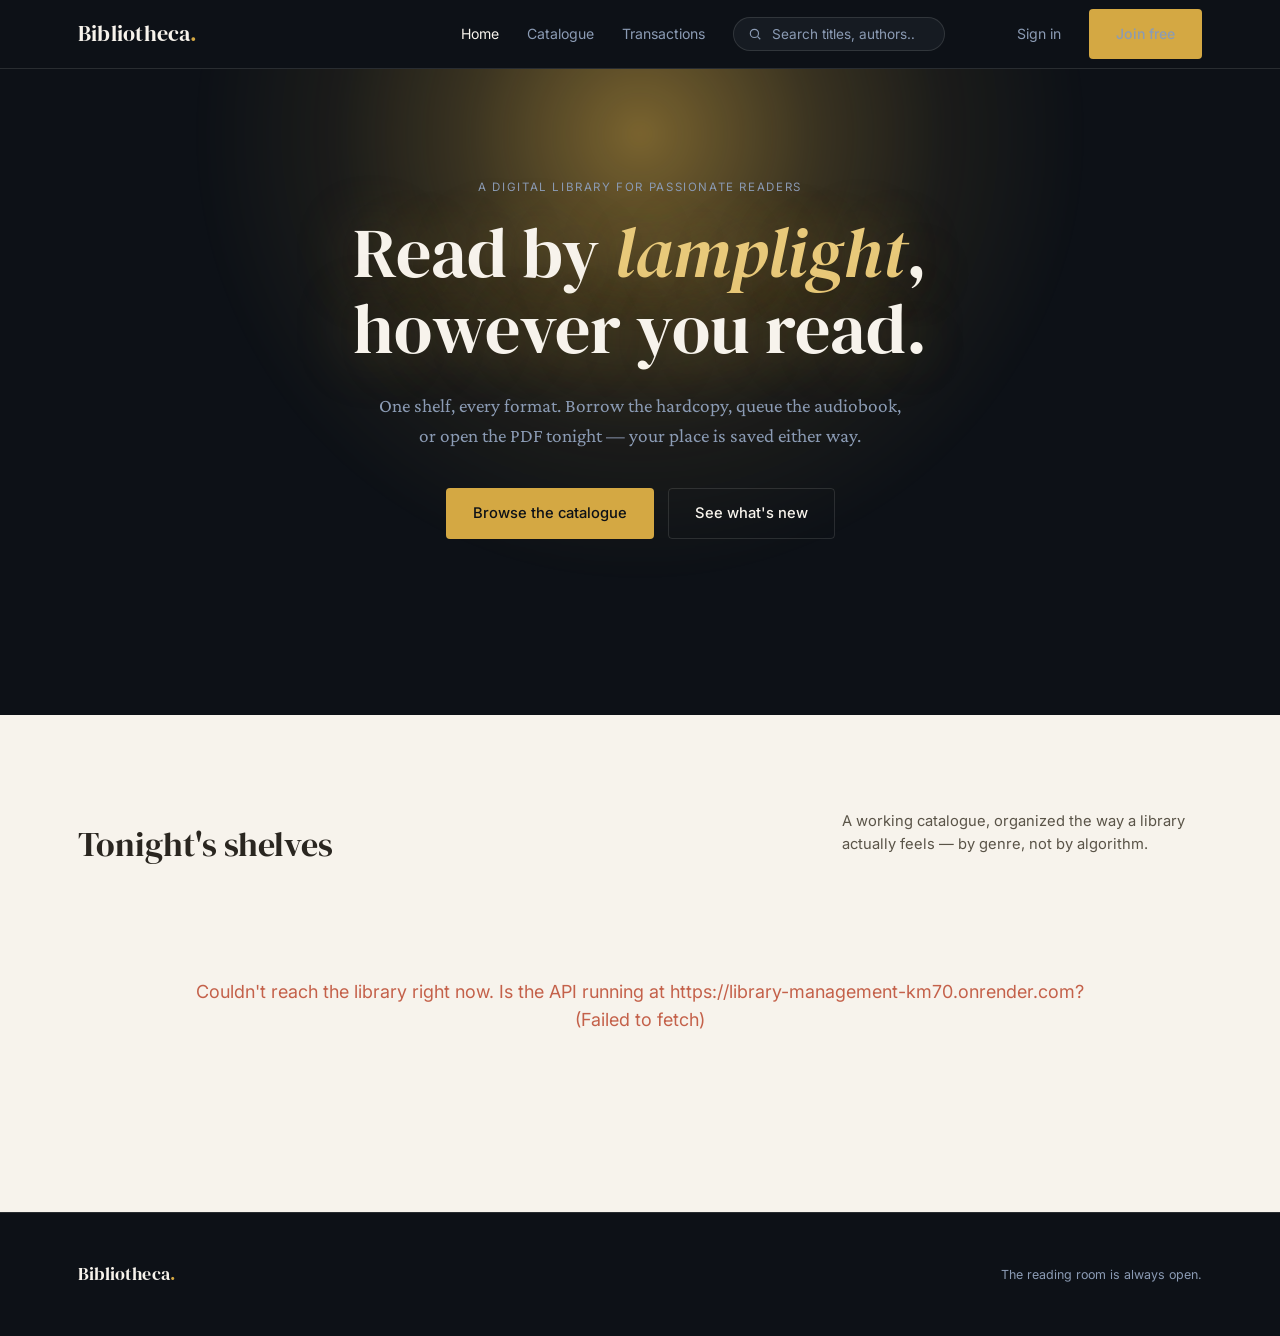
<file: frontend/index.html>
<!DOCTYPE html>
<html lang="en">
<head>
<meta charset="UTF-8">
<meta name="viewport" content="width=device-width, initial-scale=1.0">
<title>Bibliotheca — a digital library for passionate readers</title>
<meta name="description" content="Borrow the hardcopy, queue the audio, or open the PDF — one shelf, every format.">
<link rel="preconnect" href="https://fonts.googleapis.com">
<link rel="preconnect" href="https://fonts.gstatic.com" crossorigin>
<link href="https://fonts.googleapis.com/css2?family=DM+Serif+Display:ital@0;1&family=Crimson+Pro:ital,wght@0,400;0,500;0,600;1,400&family=Inter:wght@400;500;600&display=swap" rel="stylesheet">
<link rel="stylesheet" href="css/style.css">
<link rel="stylesheet" href="css/themes.css">
</head>
<body>

<header class="site-header">
  <div class="container">
    <a href="index.html" class="wordmark">Bibliotheca<span>.</span></a>
    <nav class="site-nav">
      <a href="index.html" aria-current="page">Home</a>
      <a href="catalogue.html">Catalogue</a>
      <a href="inventory.html" id="inventoryNavLink">Inventory</a>
      <a href="transactions.html">Transactions</a>
      <form class="nav-search" id="hero-search-form" role="search">
        <svg width="14" height="14" viewBox="0 0 24 24" fill="none" stroke="currentColor" stroke-width="2"><circle cx="11" cy="11" r="7"/><line x1="21" y1="21" x2="16.65" y2="16.65"/></svg>
        <input type="search" placeholder="Search titles, authors…" aria-label="Search the catalogue">
      </form>
      <div id="theme-controls" style="display:flex;align-items:center;gap:12px;margin-left:16px;"></div>
    </nav>
  </div>
</header>

<section class="hero">
  <div class="lamp-glow" aria-hidden="true"></div>
  <div class="container hero-content">
    <span class="eyebrow">A digital library for passionate readers</span>
    <h1>Read by <em>lamplight</em>,<br>however you read.</h1>
    <p class="lede">One shelf, every format. Borrow the hardcopy, queue the audiobook, or open the PDF tonight — your place is saved either way.</p>
    <div class="hero-actions">
      <a href="catalogue.html" class="btn btn-amber">Browse the catalogue</a>
      <a href="#shelves" class="btn btn-ghost">See what's new</a>
    </div>
    <p class="hero-stat" id="hero-stat"></p>
  </div>
</section>

<section class="shelves" id="shelves">
  <div class="container">
    <div class="shelves-intro">
      <h2>Tonight's shelves</h2>
      <p>A working catalogue, organized the way a library actually feels — by genre, not by algorithm.</p>
    </div>
    <div id="shelves-root">
      <!-- Content will be loaded here by home.js -->
      <div class="shelf">
        <div class="shelf-row">
          <div class="skeleton skeleton-card"></div>
          <div class="skeleton skeleton-card"></div>
          <div class="skeleton skeleton-card"></div>
          <div class="skeleton skeleton-card"></div>
        </div>
      </div>
    </div>
  </div>
</section>

<footer class="site-footer">
  <div class="container">
    <span class="wordmark">Bibliotheca<span>.</span></span>
    <small>The reading room is always open.</small>
  </div>
</footer>

<script src="js/api.js"></script>
<script src="js/auth.js"></script>
<script src="js/home.js"></script>

<script>
  // Wait for DOM to load, then update nav and render shelves
  document.addEventListener("DOMContentLoaded", function() {
    updateNavForAuth();
    
    const container = document.getElementById('theme-controls');
    if (container && typeof getThemeToggleHTML === 'function') {
      container.innerHTML = getThemeToggleHTML();
      if (typeof ThemeManager !== 'undefined' && ThemeManager) {
        ThemeManager.init();
      }
    }
  });
</script>
</body>
</html>
</file>
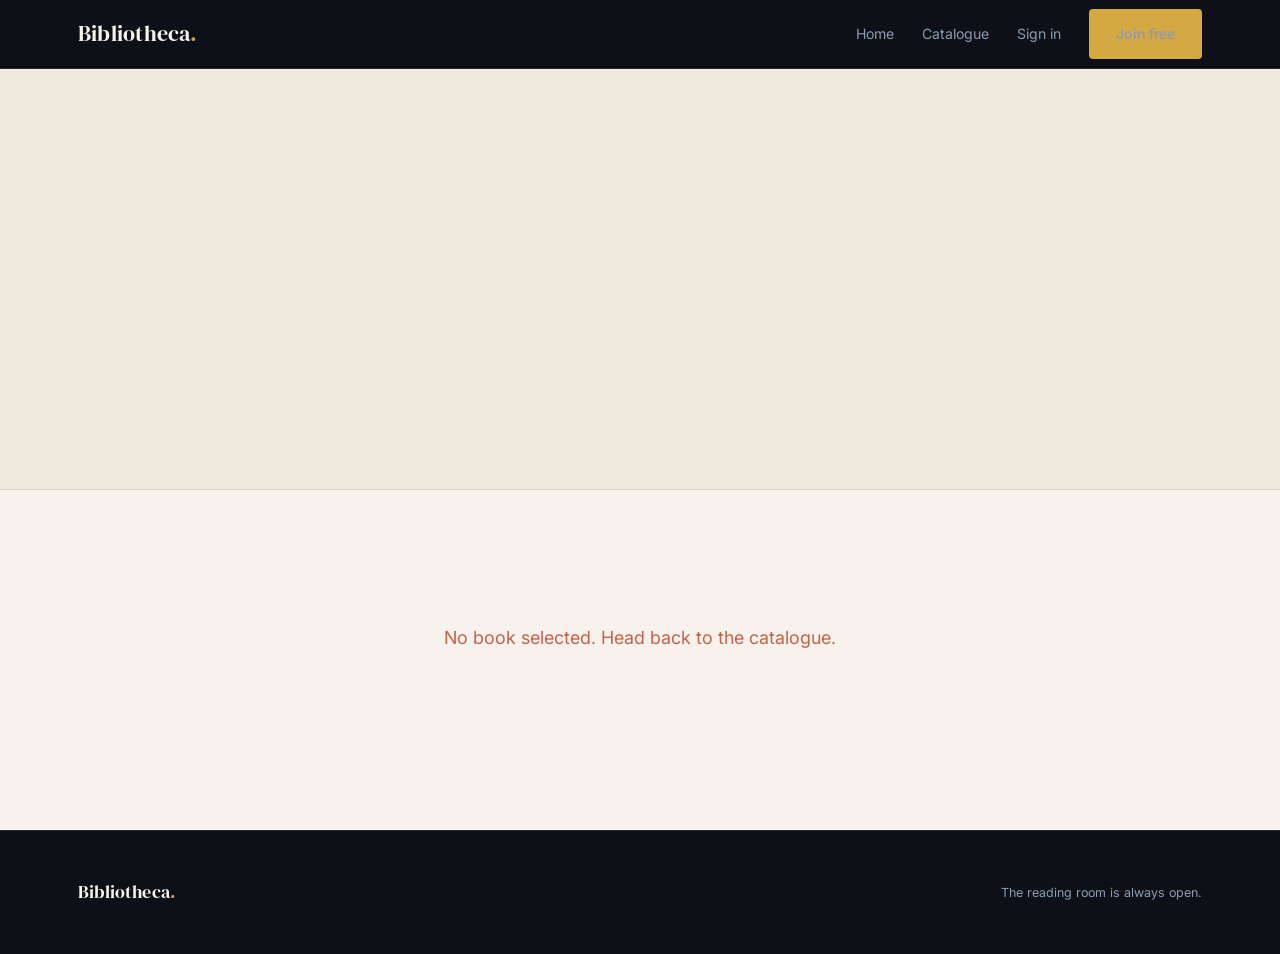
<file: frontend/book.html>
<!DOCTYPE html>
<html lang="en">
<head>
<meta charset="UTF-8">
<meta name="viewport" content="width=device-width, initial-scale=1.0">
<title>Bibliotheca</title>
<link rel="preconnect" href="https://fonts.googleapis.com">
<link rel="preconnect" href="https://fonts.gstatic.com" crossorigin>
<link href="https://fonts.googleapis.com/css2?family=DM+Serif+Display:ital@0;1&family=Crimson+Pro:ital,wght@0,400;0,500;0,600;1,400&family=Inter:wght@400;500;600&display=swap" rel="stylesheet">
<link rel="stylesheet" href="css/style.css">
<link rel="stylesheet" href="css/themes.css">
</head>
<body>

<header class="site-header">
  <div class="container">
    <a href="index.html" class="wordmark">Bibliotheca<span>.</span></a>
    <nav class="site-nav">
      <a href="index.html">Home</a>
      <a href="catalogue.html">Catalogue</a>
    </nav>
  </div>
</header>

<section class="detail-hero" id="detail-hero">
  <div class="container">
    <div class="skeleton" style="height:300px;"></div>
  </div>
</section>

<section class="detail-body" id="book-root"></section>

<footer class="site-footer">
  <div class="container">
    <span class="wordmark">Bibliotheca<span>.</span></span>
    <small>The reading room is always open.</small>
  </div>
</footer>

<script src="js/api.js"></script>
<script src="js/auth.js"></script>
<script src="js/progress.js"></script>
<script src="js/book.js"></script>
<script src="js/themes.js"></script>
<script>
  document.addEventListener('DOMContentLoaded', function() {
    const container = document.getElementById('theme-controls');
    if (container && typeof getThemeToggleHTML === 'function') {
      container.innerHTML = getThemeToggleHTML();
      if (typeof ThemeManager !== 'undefined' && ThemeManager) {
        ThemeManager.init();
      }
    }
  });
</script>
</body>
</html>
</file>
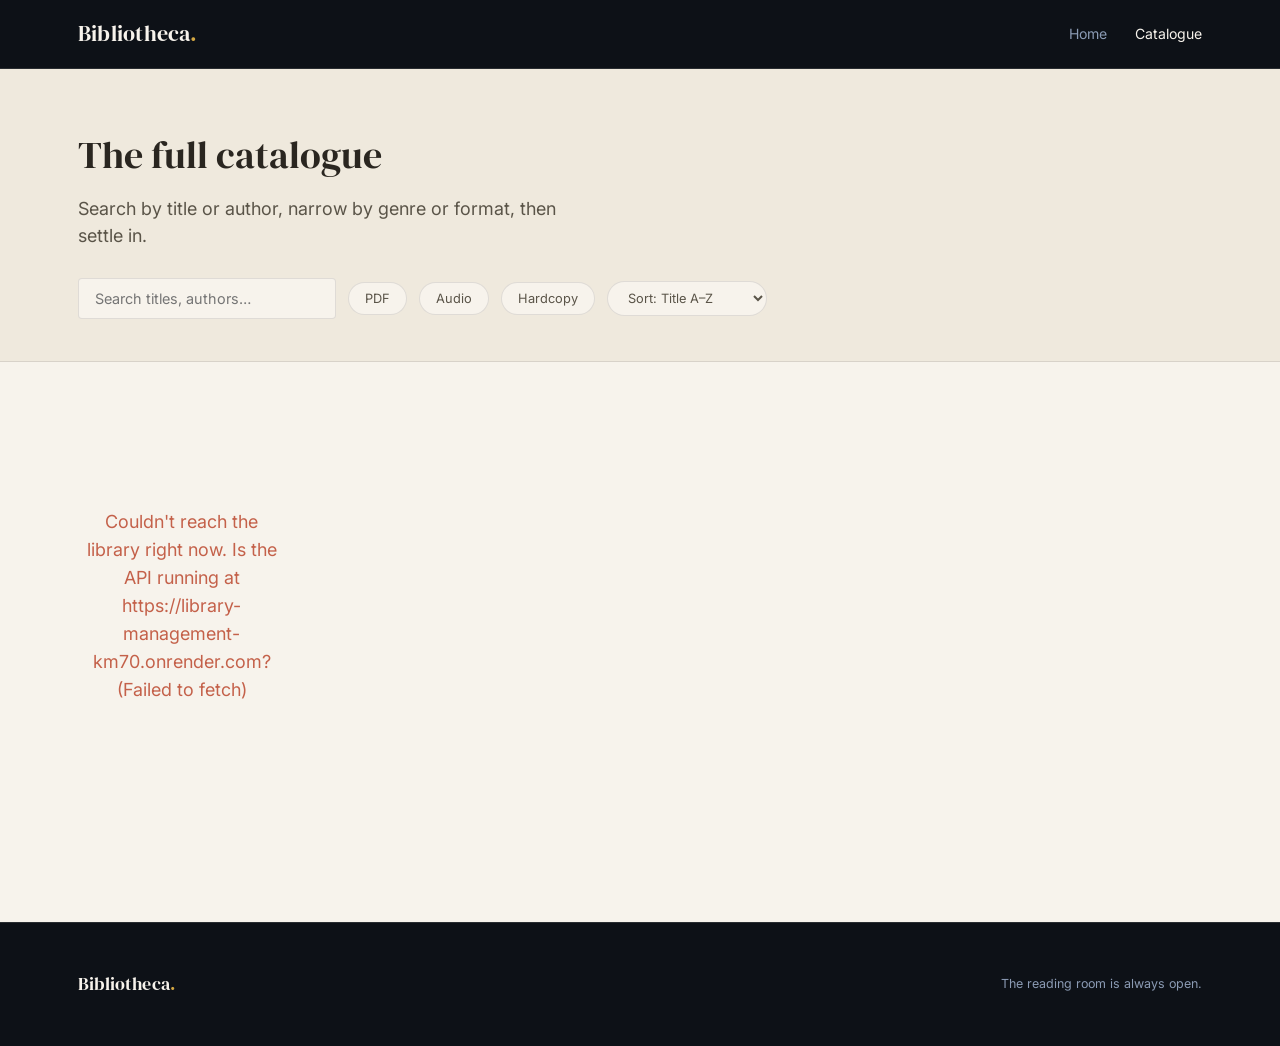
<file: frontend/catalogue.html>
<!DOCTYPE html>
<html lang="en">
<head>
<meta charset="UTF-8">
<meta name="viewport" content="width=device-width, initial-scale=1.0">
<title>Catalogue — Bibliotheca</title>
<link rel="preconnect" href="https://fonts.googleapis.com">
<link rel="preconnect" href="https://fonts.gstatic.com" crossorigin>
<link href="https://fonts.googleapis.com/css2?family=DM+Serif+Display:ital@0;1&family=Crimson+Pro:ital,wght@0,400;0,500;0,600;1,400&family=Inter:wght@400;500;600&display=swap" rel="stylesheet">
<link rel="stylesheet" href="css/style.css">
<link rel="stylesheet" href="css/themes.css">
</head>
<body>

<header class="site-header">
  <div class="container">
    <a href="index.html" class="wordmark">Bibliotheca<span>.</span></a>
    <nav class="site-nav">
      <a href="index.html">Home</a>
      <a href="catalogue.html" aria-current="page">Catalogue</a>
    </nav>
  </div>
</header>

<section class="catalogue-header">
  <div class="container">
    <h1>The full catalogue</h1>
    <p>Search by title or author, narrow by genre or format, then settle in.</p>

    <div class="filters">
      <input type="search" id="search-input" placeholder="Search titles, authors…" aria-label="Search">
      <button class="pill format-pill" data-format="pdf">PDF</button>
      <button class="pill format-pill" data-format="audio">Audio</button>
      <button class="pill format-pill" data-format="hardcopy">Hardcopy</button>
      <select id="sort-select" class="pill" aria-label="Sort by" style="cursor:pointer;">
        <option value="title">Sort: Title A–Z</option>
        <option value="author">Sort: Author A–Z</option>
        <option value="created_at">Sort: Newest first</option>
      </select>
    </div>
    <div class="filters" id="genre-pills" style="margin-top:6px;"></div>
  </div>
</section>

<section class="catalogue-body">
  <div class="container">
    <p class="catalogue-meta" id="results-meta"></p>
    <div class="catalogue-grid" id="results-grid"></div>
    <div class="pagination" id="pagination"></div>
  </div>
</section>

<footer class="site-footer">
  <div class="container">
    <span class="wordmark">Bibliotheca<span>.</span></span>
    <small>The reading room is always open.</small>
  </div>
</footer>

<script src="js/api.js"></script>
<script src="js/catalogue.js"></script>
<script src="js/themes.js"></script>
<script>
  document.addEventListener('DOMContentLoaded', () => {
    // Add theme controls to nav
    const controlsContainer = document.getElementById('theme-controls');
    if (controlsContainer) {
      controlsContainer.innerHTML = getThemeToggleHTML();
      // Re-initialize theme manager after adding controls
      ThemeManager.init();
    }
  });
</script>
</body>
</html>
</file>
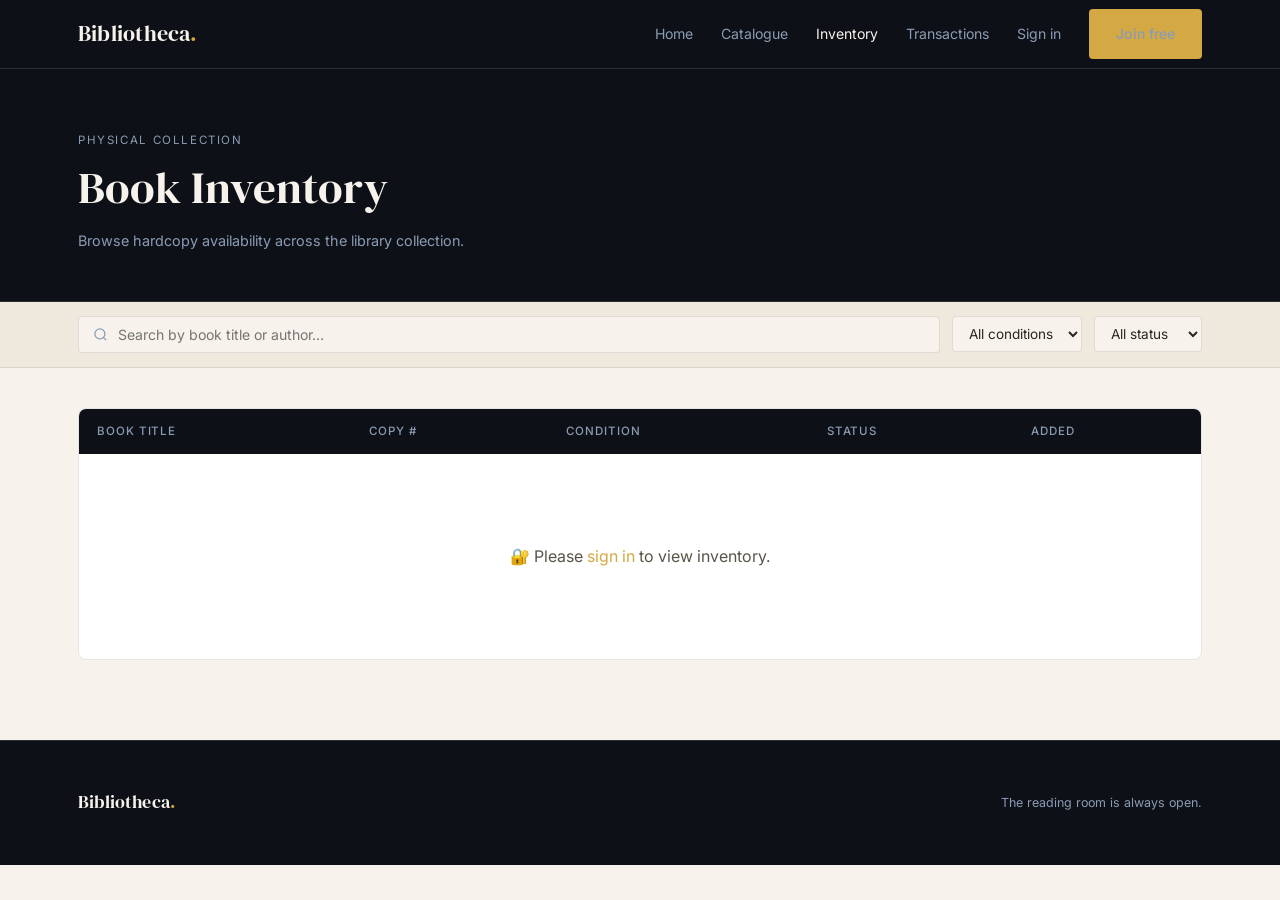
<file: frontend/inventory.html>
<!DOCTYPE html>
<html lang="en">
<head>
<meta charset="UTF-8">
<meta name="viewport" content="width=device-width, initial-scale=1.0">
<title>Inventory — Bibliotheca</title>
<link rel="preconnect" href="https://fonts.googleapis.com">
<link rel="preconnect" href="https://fonts.gstatic.com" crossorigin>
<link href="https://fonts.googleapis.com/css2?family=DM+Serif+Display:ital@0;1&family=Crimson+Pro:ital,wght@0,400;0,500;0,600;1,400&family=Inter:wght@400;500;600&display=swap" rel="stylesheet">
<link rel="stylesheet" href="css/style.css">
<link rel="stylesheet" href="css/themes.css">
<style>
.page-hero {
  background: var(--midnight);
  padding: 56px 0 48px;
  border-bottom: 1px solid var(--night-line);
}
.page-hero h1 {
  font-size: clamp(1.9rem, 4vw, 2.8rem);
  color: var(--vellum);
  margin-bottom: 8px;
}
.page-hero p {
  font-family: var(--font-ui);
  font-size: 0.9rem;
  color: var(--slate);
  margin: 0;
}

.stats-bar {
  background: var(--midnight);
  padding: 20px 0;
  display: none;
}
.stats-bar.visible { display: block; }
.stats-grid {
  display: grid;
  grid-template-columns: repeat(auto-fit, minmax(160px, 1fr));
  gap: 16px;
}
.stat-chip {
  background: var(--midnight-raised);
  border: 1px solid var(--night-line);
  border-radius: var(--radius-md);
  padding: 16px 20px;
  text-align: center;
}
.stat-chip .stat-num {
  font-family: var(--font-display);
  font-size: 2rem;
  color: var(--amber-soft);
  display: block;
}
.stat-chip .stat-lbl {
  font-family: var(--font-ui);
  font-size: 0.72rem;
  color: var(--slate);
  letter-spacing: 0.06em;
  text-transform: uppercase;
  margin-top: 4px;
  display: block;
}

.inv-toolbar {
  background: var(--vellum-raised);
  border-bottom: 1px solid var(--paper-line);
  padding: 14px 0;
  position: sticky;
  top: 68px;
  z-index: 40;
}
.inv-toolbar .container {
  display: flex;
  align-items: center;
  gap: 12px;
  flex-wrap: wrap;
}
.inv-search {
  display: flex;
  align-items: center;
  gap: 8px;
  background: var(--vellum);
  border: 1px solid var(--paper-line);
  border-radius: var(--radius-sm);
  padding: 8px 14px;
  flex: 1;
  min-width: 200px;
}
.inv-search input {
  background: transparent;
  border: none;
  font-family: var(--font-ui);
  font-size: 0.88rem;
  color: var(--ink);
  width: 100%;
}
.inv-search input:focus { outline: none; }
.inv-search svg { color: var(--slate); flex-shrink: 0; }

.filter-select {
  background: var(--vellum);
  border: 1px solid var(--paper-line);
  border-radius: var(--radius-sm);
  font-family: var(--font-ui);
  font-size: 0.85rem;
  color: var(--ink);
  padding: 8px 12px;
  cursor: pointer;
}
.filter-select:focus { outline: 2px solid var(--amber); }

.inv-main { padding: 40px 0 80px; }

.admin-panel {
  background: var(--midnight-raised);
  border: 1px solid var(--night-line);
  border-radius: var(--radius-md);
  padding: 28px 32px;
  margin-bottom: 36px;
  display: none;
}
.admin-panel.visible { display: block; }
.admin-panel h2 {
  font-size: 1.3rem;
  color: var(--vellum);
  margin-bottom: 18px;
}
.admin-form-row {
  display: grid;
  grid-template-columns: 1fr 1fr auto;
  gap: 12px;
  align-items: end;
}
.admin-form-row .form-field label {
  font-family: var(--font-ui);
  font-size: 0.78rem;
  color: var(--slate);
  letter-spacing: 0.04em;
  display: block;
  margin-bottom: 6px;
}
.admin-form-row input, .admin-form-row select {
  background: var(--midnight);
  border: 1px solid var(--night-line);
  border-radius: var(--radius-sm);
  color: var(--vellum);
  font-family: var(--font-ui);
  font-size: 0.88rem;
  padding: 10px 14px;
  width: 100%;
}
.admin-form-row input:focus, .admin-form-row select:focus { outline: none; border-color: var(--amber); }

.inv-table-wrap {
  overflow-x: auto;
  border: 1px solid var(--paper-line);
  border-radius: var(--radius-md);
  background: white;
}
.inv-table {
  width: 100%;
  border-collapse: collapse;
  font-family: var(--font-ui);
  font-size: 0.85rem;
}
.inv-table thead { background: var(--midnight); }
.inv-table thead th {
  color: var(--slate);
  font-weight: 500;
  font-size: 0.72rem;
  letter-spacing: 0.08em;
  text-transform: uppercase;
  padding: 14px 18px;
  text-align: left;
  white-space: nowrap;
}
.inv-table tbody tr {
  border-bottom: 1px solid var(--paper-line);
  transition: background 0.12s ease;
}
.inv-table tbody tr:last-child { border-bottom: none; }
.inv-table tbody tr:hover { background: var(--vellum-raised); }
.inv-table td {
  padding: 14px 18px;
  color: var(--ink);
  vertical-align: middle;
}
.inv-table td.muted { color: var(--ink-soft); font-size: 0.8rem; }

.pill {
  display: inline-flex;
  align-items: center;
  gap: 5px;
  font-family: var(--font-ui);
  font-size: 0.72rem;
  font-weight: 500;
  letter-spacing: 0.04em;
  padding: 3px 9px;
  border-radius: 999px;
  white-space: nowrap;
}
.pill-green  { background: rgba(45,74,62,0.15);  color: #2D4A3E; }
.pill-red    { background: rgba(196,97,74,0.15); color: #C4614A; }
.pill-amber  { background: rgba(212,168,67,0.18); color: #9A7315; }
.pill-slate  { background: rgba(139,155,180,0.15); color: var(--slate); }

.btn-xs {
  font-family: var(--font-ui);
  font-size: 0.72rem;
  font-weight: 500;
  padding: 5px 10px;
  border-radius: var(--radius-sm);
  border: 1px solid transparent;
  cursor: pointer;
  white-space: nowrap;
  transition: opacity 0.15s ease, transform 0.15s ease;
}
.btn-xs:hover { opacity: 0.85; transform: translateY(-1px); }
.btn-xs-amber  { background: var(--amber); color: var(--midnight); }
.btn-xs-red    { background: var(--terracotta); color: white; }
.btn-xs-ghost  { background: transparent; border-color: var(--paper-line); color: var(--ink-soft); }

.inv-empty {
  text-align: center;
  padding: 60px 20px;
  color: var(--ink-soft);
  font-family: var(--font-ui);
  font-size: 0.9rem;
}

.skeleton-row td { padding: 14px 18px; }
.skeleton-cell {
  height: 16px;
  border-radius: 4px;
  background: linear-gradient(90deg, var(--vellum-raised) 25%, var(--vellum) 50%, var(--vellum-raised) 75%);
  background-size: 200% 100%;
  animation: shimmer 1.4s infinite;
}
@keyframes shimmer { to { background-position: -200% 0; } }

.modal-backdrop {
  position: fixed;
  inset: 0;
  background: rgba(13,17,23,0.72);
  z-index: 200;
  display: none;
  align-items: center;
  justify-content: center;
  padding: 20px;
}
.modal-backdrop.open { display: flex; }
.modal {
  background: var(--midnight-raised);
  border: 1px solid var(--night-line);
  border-radius: var(--radius-md);
  padding: 36px 40px;
  width: 100%;
  max-width: 480px;
  position: relative;
}
.modal h3 { font-size: 1.4rem; color: var(--vellum); margin-bottom: 6px; }
.modal .modal-sub {
  font-family: var(--font-ui);
  font-size: 0.85rem;
  color: var(--slate);
  margin-bottom: 24px;
}
.modal-close {
  position: absolute;
  top: 16px; right: 18px;
  background: none;
  border: none;
  color: var(--slate);
  font-size: 1.3rem;
  cursor: pointer;
  line-height: 1;
}
.modal-close:hover { color: var(--vellum); }
.modal .form-field { margin-bottom: 16px; }
.modal .form-field label {
  display: block;
  font-family: var(--font-ui);
  font-size: 0.78rem;
  color: var(--slate);
  letter-spacing: 0.04em;
  margin-bottom: 6px;
}
.modal .form-field input, .modal .form-field select {
  width: 100%;
  background: var(--midnight);
  border: 1px solid var(--night-line);
  border-radius: var(--radius-sm);
  color: var(--vellum);
  font-family: var(--font-ui);
  font-size: 0.88rem;
  padding: 10px 14px;
}
.modal .form-field input:focus, .modal .form-field select:focus { outline: none; border-color: var(--amber); }
.modal-actions { display: flex; gap: 10px; justify-content: flex-end; margin-top: 24px; }
.modal-error {
  background: rgba(196,97,74,0.12);
  border: 1px solid rgba(196,97,74,0.4);
  color: #E88A77;
  font-family: var(--font-ui);
  font-size: 0.82rem;
  padding: 10px 14px;
  border-radius: var(--radius-sm);
  margin-bottom: 16px;
  display: none;
}

.toast {
  position: fixed;
  bottom: 28px;
  left: 50%;
  transform: translateX(-50%) translateY(20px);
  background: var(--midnight-raised);
  border: 1px solid var(--night-line);
  color: var(--vellum);
  font-family: var(--font-ui);
  font-size: 0.85rem;
  padding: 12px 22px;
  border-radius: var(--radius-sm);
  z-index: 999;
  opacity: 0;
  pointer-events: none;
  transition: opacity 0.25s ease, transform 0.25s ease;
}
.toast.show { opacity: 1; transform: translateX(-50%) translateY(0); }
.toast.toast-error { border-color: rgba(196,97,74,0.5); color: #E88A77; }

@media (max-width: 700px) {
  .admin-form-row { grid-template-columns: 1fr; }
  .inv-toolbar .container { flex-direction: column; align-items: stretch; }
}
</style>
</head>
<body>

<header class="site-header">
  <div class="container">
    <a href="index.html" class="wordmark">Bibliotheca<span>.</span></a>
    <nav class="site-nav" id="site-nav">
      <a href="index.html">Home</a>
      <a href="catalogue.html">Catalogue</a>
      <a href="inventory.html" aria-current="page">Inventory</a>
      <a href="transactions.html">Transactions</a>
    </nav>
  </div>
</header>

<div class="stats-bar" id="stats-bar">
  <div class="container">
    <div class="stats-grid" id="stats-grid">
      <div class="stat-chip"><span class="stat-num" id="stat-total">—</span><span class="stat-lbl">Total copies</span></div>
      <div class="stat-chip"><span class="stat-num" id="stat-avail">—</span><span class="stat-lbl">Available</span></div>
      <div class="stat-chip"><span class="stat-num" id="stat-borrowed">—</span><span class="stat-lbl">Borrowed</span></div>
      <div class="stat-chip"><span class="stat-num" id="stat-overdue">—</span><span class="stat-lbl">Overdue</span></div>
    </div>
  </div>
</div>

<div class="page-hero">
  <div class="container">
    <span class="eyebrow">Physical collection</span>
    <h1 id="page-title">Book Inventory</h1>
    <p id="page-sub">Browse hardcopy availability across the library collection.</p>
  </div>
</div>

<div class="inv-toolbar">
  <div class="container">
    <div class="inv-search">
      <svg width="15" height="15" viewBox="0 0 24 24" fill="none" stroke="currentColor" stroke-width="2"><circle cx="11" cy="11" r="8"/><line x1="21" y1="21" x2="16.65" y2="16.65"/></svg>
      <input type="text" id="search-input" placeholder="Search by book title or author…">
    </div>
    <select class="filter-select" id="condition-filter">
      <option value="">All conditions</option>
      <option value="good">Good</option>
      <option value="damaged">Damaged</option>
      <option value="lost">Lost</option>
    </select>
    <select class="filter-select" id="avail-filter">
      <option value="">All status</option>
      <option value="available">Available</option>
      <option value="borrowed">Borrowed</option>
    </select>
  </div>
</div>

<main class="inv-main">
  <div class="container">

    <div class="admin-panel" id="admin-panel">
      <h2>Add inventory copy</h2>
      <div class="admin-form-row">
        <div class="form-field">
          <label>Book ID (UUID)</label>
          <input type="text" id="add-book-id" placeholder="Paste book UUID…">
        </div>
        <div class="form-field">
          <label>Condition</label>
          <select id="add-condition">
            <option value="good">Good</option>
            <option value="damaged">Damaged</option>
          </select>
        </div>
        <button class="btn btn-amber" id="add-copy-btn">+ Add copy</button>
      </div>
      <p id="add-error" style="display:none;font-family:var(--font-ui);font-size:0.82rem;color:#E88A77;margin-top:10px;"></p>
    </div>

    <div class="inv-table-wrap">
      <table class="inv-table">
        <thead>
          <tr>
            <th>Book Title</th>
            <th>Copy #</th>
            <th>Condition</th>
            <th>Status</th>
            <th>Added</th>
            <th id="actions-col" style="display:none;">Actions</th>
          </tr>
        </thead>
        <tbody id="inv-body">
          <tr class="skeleton-row"><td><div class="skeleton-cell" style="width:220px"></div></td><td><div class="skeleton-cell" style="width:30px"></div></td><td><div class="skeleton-cell" style="width:60px"></div></td><td><div class="skeleton-cell" style="width:80px"></div></td><td><div class="skeleton-cell" style="width:90px"></div></td></tr>
          <tr class="skeleton-row"><td><div class="skeleton-cell" style="width:220px"></div></td><td><div class="skeleton-cell" style="width:30px"></div></td><td><div class="skeleton-cell" style="width:60px"></div></td><td><div class="skeleton-cell" style="width:80px"></div></td><td><div class="skeleton-cell" style="width:90px"></div></td></tr>
          <tr class="skeleton-row"><td><div class="skeleton-cell" style="width:220px"></div></td><td><div class="skeleton-cell" style="width:30px"></div></td><td><div class="skeleton-cell" style="width:60px"></div></td><td><div class="skeleton-cell" style="width:80px"></div></td><td><div class="skeleton-cell" style="width:90px"></div></td></tr>
        </tbody>
      </table>
    </div>

  </div>
</main>

<div class="modal-backdrop" id="edit-modal">
  <div class="modal">
    <button class="modal-close" id="edit-modal-close">×</button>
    <h3>Edit copy</h3>
    <p class="modal-sub" id="edit-modal-sub">Copy #—</p>
    <p class="modal-error" id="edit-error"></p>
    <div class="form-field">
      <label>Condition</label>
      <select id="edit-condition">
        <option value="good">Good</option>
        <option value="damaged">Damaged</option>
        <option value="lost">Lost</option>
      </select>
    </div>
    <div class="form-field">
      <label>Availability</label>
      <select id="edit-available">
        <option value="true">Available</option>
        <option value="false">Borrowed / unavailable</option>
      </select>
    </div>
    <div class="modal-actions">
      <button class="btn btn-outline" id="edit-cancel">Cancel</button>
      <button class="btn btn-amber" id="edit-save">Save changes</button>
    </div>
  </div>
</div>

<div class="modal-backdrop" id="delete-modal">
  <div class="modal">
    <button class="modal-close" id="delete-modal-close">×</button>
    <h3>Remove copy</h3>
    <p class="modal-sub">This will permanently remove the copy from inventory. This cannot be undone.</p>
    <p class="modal-error" id="delete-error"></p>
    <div class="modal-actions">
      <button class="btn btn-outline" id="delete-cancel">Cancel</button>
      <button class="btn" style="background:var(--terracotta);color:white;" id="delete-confirm">Yes, remove</button>
    </div>
  </div>
</div>

<div class="toast" id="toast"></div>

<footer class="site-footer">
  <div class="container">
    <span class="wordmark">Bibliotheca<span>.</span></span>
    <small>The reading room is always open.</small>
  </div>
</footer>

<script src="js/api.js"></script>
<script src="js/auth.js"></script>
<script>
// ============================================================
// INVENTORY PAGE LOGIC - FIXED VERSION
// ============================================================

// const API = window.BIBLIOTHECA_API_BASE_URL || "http://localhost:8000";
const API =
  window.BIBLIOTHECA_API_BASE_URL ||
  (window.location.hostname === "localhost" ||
   window.location.hostname === "127.0.0.1"
    ? "http://127.0.0.1:8000"
    : "https://library-management-km70.onrender.com");

// ── Helper functions ──────────────────────────────────────────

function getToken() {
  return localStorage.getItem("bibliotheca:token");
}

function getUser() {
  try {
    const raw = localStorage.getItem("bibliotheca:user");
    return raw ? JSON.parse(raw) : null;
  } catch {
    return null;
  }
}

function headers() {
  const token = getToken();
  return {
    "Content-Type": "application/json",
    "Authorization": `Bearer ${token}`
  };
}

function showToast(msg, isError = false) {
  const t = document.getElementById("toast");
  if (!t) return;
  t.textContent = msg;
  t.className = "toast" + (isError ? " toast-error" : "");
  t.classList.add("show");
  setTimeout(() => t.classList.remove("show"), 3000);
}

function formatDate(iso) {
  if (!iso) return "—";
  return new Date(iso).toLocaleDateString("en-IN", { day: "numeric", month: "short", year: "numeric" });
}

function conditionPill(c) {
  const map = { good: "pill-green", damaged: "pill-amber", lost: "pill-red" };
  return `<span class="pill ${map[c] || "pill-slate"}">${c || "unknown"}</span>`;
}

function statusPill(available) {
  return available
    ? `<span class="pill pill-green">Available</span>`
    : `<span class="pill pill-red">Borrowed</span>`;
}

function escapeHTML(s) {
  const d = document.createElement("div");
  d.textContent = s ?? "";
  return d.innerHTML;
}

// ── State ──────────────────────────────────────────────────────

let currentUser = null;
let isAdmin = false;
let allItems = [];
let searchTimer = null;

// ── Init ──────────────────────────────────────────────────────

function init() {
  // Update nav with auth buttons
  updateNavForAuth();
  
  // Check if user is logged in
  currentUser = getUser();
  
  if (!currentUser) {
    // Not logged in - show message
    document.getElementById("inv-body").innerHTML = `
      <tr><td colspan="6">
        <div class="inv-empty" style="padding:60px 20px;text-align:center;">
          <p style="font-family:var(--font-ui);font-size:1rem;color:var(--ink-soft);">
            🔐 Please <a href="login.html" style="color:var(--amber);">sign in</a> to view inventory.
          </p>
        </div>
      </td></tr>
    `;
    return;
  }
  
  // Check if user is admin
  isAdmin = currentUser.role === "admin";
  
  if (isAdmin) {
    document.getElementById("page-title").textContent = "Inventory Management";
    document.getElementById("page-sub").textContent = "Manage physical book copies, conditions, and availability.";
    document.getElementById("admin-panel").classList.add("visible");
    document.getElementById("stats-bar").classList.add("visible");
    document.getElementById("actions-col").style.display = "";
    loadAdminStats();
  }
  
  // Load inventory
  loadInventory();
}

// ── Admin stats ──────────────────────────────────────────────

async function loadAdminStats() {
  try {
    const res = await fetch(`${API}/api/book_inventory`, { headers: headers() });
    if (!res.ok) return;
    const data = await res.json();
    const items = data.items || [];
    const total = items.length;
    const avail = items.filter(i => i.is_available).length;
    const borrowed = total - avail;
    
    document.getElementById("stat-total").textContent = total;
    document.getElementById("stat-avail").textContent = avail;
    document.getElementById("stat-borrowed").textContent = borrowed;

    const ov = await fetch(`${API}/api/transactions/overdue`, { headers: headers() });
    if (ov.ok) {
      const ovData = await ov.json();
      document.getElementById("stat-overdue").textContent = ovData.length;
    }
  } catch (e) {
    console.error("Failed to load admin stats:", e);
  }
}

// ── Load inventory ───────────────────────────────────────────

function skeletonRows(n) {
  const cols = isAdmin ? 6 : 5;
  return Array.from({ length: n }, () => `
    <tr class="skeleton-row">
      ${Array.from({ length: cols }, () => 
        `<td><div class="skeleton-cell" style="width:${80 + Math.random() * 80 | 0}px"></div></td>`
      ).join("")}
    </tr>
  `).join("");
}

async function loadInventory(search = "") {
  const body = document.getElementById("inv-body");
  body.innerHTML = skeletonRows(5);

  try {
    const params = new URLSearchParams();
    if (search) params.set("search", search);
    
    const res = await fetch(`${API}/api/book_inventory?${params}`, { 
      headers: headers() 
    });
    
    if (res.status === 401) {
      body.innerHTML = `<tr><td colspan="6"><div class="inv-empty">
        <p>Session expired. Please <a href="login.html" style="color:var(--amber);">sign in again</a>.</p>
      </div></td></tr>`;
      return;
    }
    
    if (!res.ok) throw new Error("Failed to load inventory");
    
    const data = await res.json();
    allItems = data.items || [];
    renderTable(allItems);
  } catch (err) {
    console.error("Error loading inventory:", err);
    body.innerHTML = `<tr><td colspan="6"><div class="inv-empty">
      <p>${escapeHTML(err.message)}</p>
    </div></td></tr>`;
  }
}

function renderTable(items) {
  const condFilter = document.getElementById("condition-filter").value;
  const availFilter = document.getElementById("avail-filter").value;

  let filtered = items;
  if (condFilter) filtered = filtered.filter(i => i.condition === condFilter);
  if (availFilter === "available") filtered = filtered.filter(i => i.is_available);
  if (availFilter === "borrowed") filtered = filtered.filter(i => !i.is_available);

  const body = document.getElementById("inv-body");
  if (!filtered.length) {
    body.innerHTML = `<tr><td colspan="${isAdmin ? 6 : 5}"><div class="inv-empty">
      <p>No inventory copies found.</p>
    </div></td></tr>`;
    return;
  }

  body.innerHTML = filtered.map(item => `
    <tr>
      <td class="muted" style="font-family:var(--font-ui);font-size:0.78rem;">
        <strong>${escapeHTML(item.book?.title || "Unknown Book")}</strong><br>
        <small>${escapeHTML(item.book?.author || "")}</small>
      </td>
      <td style="font-weight:500;">Copy #${item.copy_number}</td>
      <td>${conditionPill(item.condition)}</td>
      <td>${statusPill(item.is_available)}</td>
      <td class="muted">${formatDate(item.created_at)}</td>
      ${isAdmin ? `<td>
        <div class="row-actions">
          <button class="btn-xs btn-xs-amber" onclick="openEditModal('${item.id}','${item.condition}',${item.is_available},${item.copy_number})">Edit</button>
          <button class="btn-xs btn-xs-red" onclick="openDeleteModal('${item.id}',${item.is_available})">Remove</button>
        </div>
      </td>` : ""}
    </tr>
  `).join("");
}

// ── Search and filters ───────────────────────────────────────

document.getElementById("search-input").addEventListener("input", (e) => {
  clearTimeout(searchTimer);
  searchTimer = setTimeout(() => loadInventory(e.target.value.trim()), 380);
});

document.getElementById("condition-filter").addEventListener("change", () => renderTable(allItems));
document.getElementById("avail-filter").addEventListener("change", () => renderTable(allItems));

// ── Add copy (admin) ─────────────────────────────────────────

document.getElementById("add-copy-btn").addEventListener("click", async () => {
  const bookId = document.getElementById("add-book-id").value.trim();
  const errEl = document.getElementById("add-error");
  errEl.style.display = "none";
  
  if (!bookId) {
    errEl.textContent = "Book ID is required.";
    errEl.style.display = "block";
    return;
  }

  const btn = document.getElementById("add-copy-btn");
  btn.disabled = true;
  btn.textContent = "Adding…";
  
  try {
    const res = await fetch(`${API}/api/book_inventory`, {
      method: "POST",
      headers: headers(),
      body: JSON.stringify({ book_id: bookId })
    });
    
    if (!res.ok) {
      const d = await res.json();
      throw new Error(d.detail || "Failed");
    }
    
    showToast("Copy added successfully.");
    document.getElementById("add-book-id").value = "";
    loadInventory(document.getElementById("search-input").value.trim());
    loadAdminStats();
  } catch (err) {
    errEl.textContent = err.message;
    errEl.style.display = "block";
  } finally {
    btn.disabled = false;
    btn.textContent = "+ Add copy";
  }
});

// ── Edit modal ────────────────────────────────────────────────

let editingId = null;

function openEditModal(id, condition, isAvailable, copyNum) {
  editingId = id;
  document.getElementById("edit-modal-sub").textContent = `Copy #${copyNum}`;
  document.getElementById("edit-condition").value = condition;
  document.getElementById("edit-available").value = String(isAvailable);
  document.getElementById("edit-error").style.display = "none";
  document.getElementById("edit-modal").classList.add("open");
}

function closeEditModal() {
  document.getElementById("edit-modal").classList.remove("open");
  editingId = null;
}

document.getElementById("edit-modal-close").addEventListener("click", closeEditModal);
document.getElementById("edit-cancel").addEventListener("click", closeEditModal);
document.getElementById("edit-modal").addEventListener("click", function(e) {
  if (e.target === this) closeEditModal();
});

document.getElementById("edit-save").addEventListener("click", async () => {
  if (!editingId) return;
  
  const payload = {
    condition: document.getElementById("edit-condition").value,
    is_available: document.getElementById("edit-available").value === "true"
  };
  
  const errEl = document.getElementById("edit-error");
  errEl.style.display = "none";
  
  try {
    const res = await fetch(`${API}/api/book_inventory/${editingId}`, {
      method: "PUT",
      headers: headers(),
      body: JSON.stringify(payload)
    });
    
    if (!res.ok) {
      const d = await res.json();
      throw new Error(d.detail || "Update failed");
    }
    
    showToast("Copy updated.");
    closeEditModal();
    loadInventory(document.getElementById("search-input").value.trim());
    loadAdminStats();
  } catch (err) {
    errEl.textContent = err.message;
    errEl.style.display = "block";
  }
});

// ── Delete modal ──────────────────────────────────────────────

let deletingId = null;

function openDeleteModal(id, isAvailable) {
  if (!isAvailable) {
    showToast("Cannot remove a currently borrowed copy.", true);
    return;
  }
  deletingId = id;
  document.getElementById("delete-error").style.display = "none";
  document.getElementById("delete-modal").classList.add("open");
}

function closeDeleteModal() {
  document.getElementById("delete-modal").classList.remove("open");
  deletingId = null;
}

document.getElementById("delete-modal-close").addEventListener("click", closeDeleteModal);
document.getElementById("delete-cancel").addEventListener("click", closeDeleteModal);
document.getElementById("delete-modal").addEventListener("click", function(e) {
  if (e.target === this) closeDeleteModal();
});

document.getElementById("delete-confirm").addEventListener("click", async () => {
  if (!deletingId) return;
  
  const errEl = document.getElementById("delete-error");
  errEl.style.display = "none";
  
  try {
    const res = await fetch(`${API}/api/book_inventory/${deletingId}`, {
      method: "DELETE",
      headers: headers()
    });
    
    if (!res.ok) {
      const d = await res.json();
      throw new Error(d.detail || "Delete failed");
    }
    
    showToast("Copy removed from inventory.");
    closeDeleteModal();
    loadInventory(document.getElementById("search-input").value.trim());
    loadAdminStats();
  } catch (err) {
    errEl.textContent = err.message;
    errEl.style.display = "block";
  }
});

// ── Initialize ───────────────────────────────────────────────

document.addEventListener("DOMContentLoaded", init);
</script>

</body>
</html>
</file>
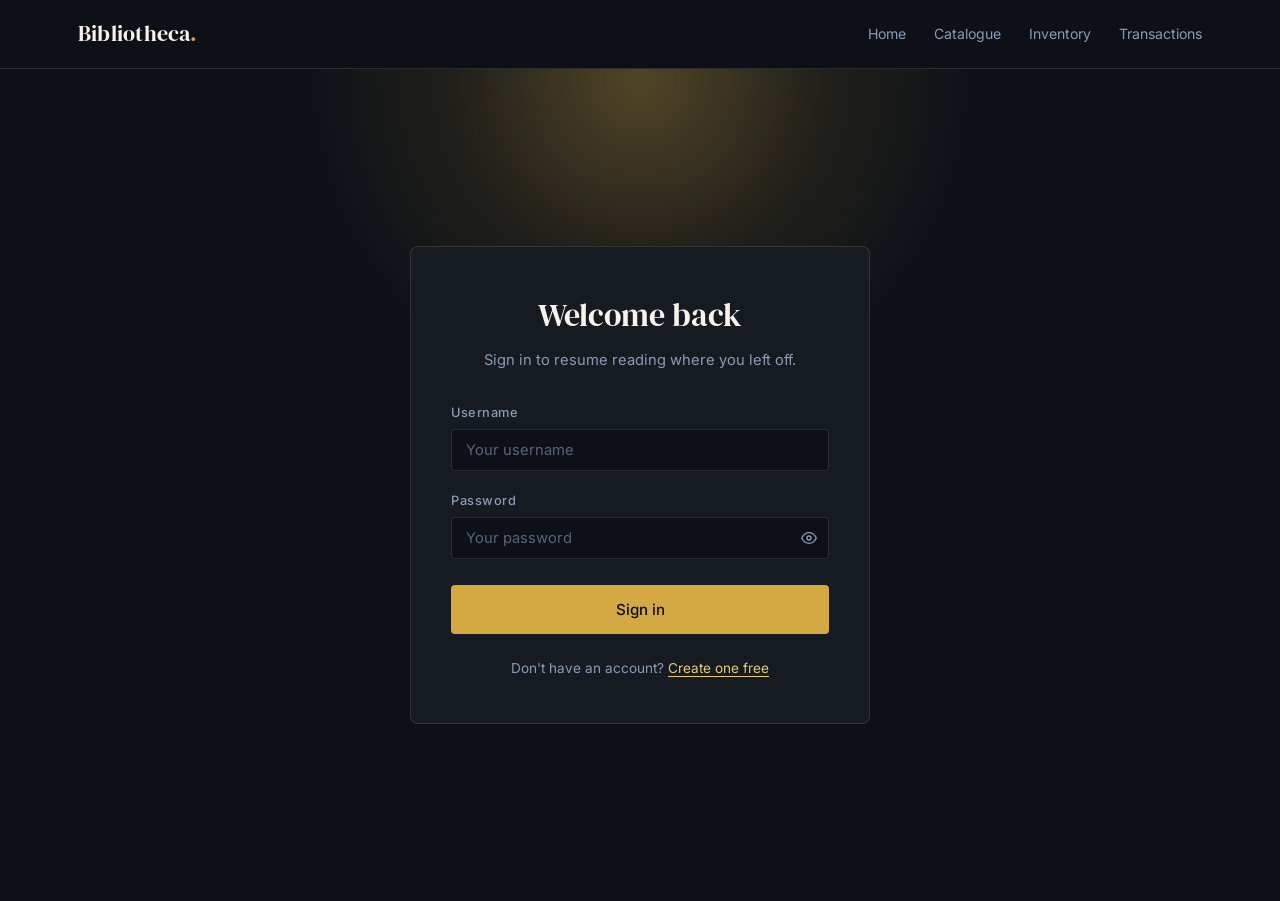
<file: frontend/login.html>
<!DOCTYPE html>
<html lang="en">
<head>
<meta charset="UTF-8">
<meta name="viewport" content="width=device-width, initial-scale=1.0">
<title>Sign in — Bibliotheca</title>
<link rel="preconnect" href="https://fonts.googleapis.com">
<link rel="preconnect" href="https://fonts.gstatic.com" crossorigin>
<link href="https://fonts.googleapis.com/css2?family=DM+Serif+Display:ital@0;1&family=Crimson+Pro:ital,wght@0,400;0,500;0,600;1,400&family=Inter:wght@400;500;600&display=swap" rel="stylesheet">
<link rel="stylesheet" href="css/style.css">
<link rel="stylesheet" href="css/themes.css">
</head>
<body class="auth-page">

<header class="site-header">
  <div class="container">
    <a href="index.html" class="wordmark">Bibliotheca<span>.</span></a>
    <nav class="site-nav">
      <a href="index.html">Home</a>
      <a href="catalogue.html">Catalogue</a>
      <a href="inventory.html">Inventory</a>
      <a href="transactions.html">Transactions</a>
    </nav>
  </div>
</header>

<main class="auth-main">
  <div class="auth-glow" aria-hidden="true"></div>

  <div class="auth-card">

    <div class="auth-card-header">
      <h1>Welcome back</h1>
      <p>Sign in to resume reading where you left off.</p>
    </div>

    <div id="login-error" style="display:none;background:rgba(196,97,74,0.12);border:1px solid rgba(196,97,74,0.4);color:#E88A77;font-family:var(--font-ui);font-size:0.85rem;padding:12px 16px;border-radius:var(--radius-sm);margin-bottom:20px;"></div>

    <div class="auth-form">

      <div class="form-field">
        <label for="username">Username</label>
        <input
          type="text"
          id="username"
          placeholder="Your username"
          autocomplete="username"
          required
        >
      </div>

      <div class="form-field">
        <label for="password">Password</label>
        <div class="input-with-toggle">
          <input
            type="password"
            id="password"
            placeholder="Your password"
            autocomplete="current-password"
            required
          >
          <button type="button" class="toggle-password" id="toggle-pw" title="Show password" style="position:absolute;right:12px;top:50%;transform:translateY(-50%);background:none;border:none;color:var(--slate);padding:0;line-height:0;cursor:pointer;">
            <svg width="16" height="16" viewBox="0 0 24 24" fill="none" stroke="currentColor" stroke-width="2">
              <path d="M1 12s4-8 11-8 11 8 11 8-4 8-11 8-11-8-11-8z"/><circle cx="12" cy="12" r="3"/>
            </svg>
          </button>
        </div>
      </div>

      <button class="btn btn-amber auth-submit" id="login-btn" style="width:100%;justify-content:center;padding:14px;font-size:0.95rem;margin-top:6px;">
        Sign in
      </button>

    </div>

    <p class="auth-switch" style="text-align:center;font-family:var(--font-ui);font-size:0.85rem;color:var(--slate);margin-top:24px;">
      Don't have an account? <a href="register.html" style="color:var(--amber-soft);text-decoration:underline;text-underline-offset:3px;">Create one free</a>
    </p>

  </div>
</main>

<script>
// ============================================================
// ALL LOGIC INLINED - No external dependencies
// ============================================================

// const API_BASE_URL = window.BIBLIOTHECA_API_BASE_URL || "http://localhost:8000";
const API_BASE_URL =
  window.BIBLIOTHECA_API_BASE_URL ||
  (window.location.hostname === "localhost" ||
   window.location.hostname === "127.0.0.1"
    ? "http://127.0.0.1:8000"
    : "https://library-management-km70.onrender.com");
const AUTH_TOKEN_KEY = "bibliotheca:token";
const AUTH_USER_KEY = "bibliotheca:user";

// // When admin logs in
// document.body.classList.add('admin-logged-in');

// // When admin logs out
// document.body.classList.remove('admin-logged-in');

// ── Auth helpers ──────────────────────────────────────────────

function getToken() {
  return localStorage.getItem(AUTH_TOKEN_KEY);
}

function getUser() {
  try {
    const raw = localStorage.getItem(AUTH_USER_KEY);
    return raw ? JSON.parse(raw) : null;
  } catch {
    return null;
  }
}

function saveSession(token, user) {
  localStorage.setItem(AUTH_TOKEN_KEY, token);
  localStorage.setItem(AUTH_USER_KEY, JSON.stringify(user));
  if (user && (user.role === 'admin' || user.isAdmin === true)) {
      document.body.classList.add('admin-logged-in');
  } else {
      document.body.classList.remove('admin-logged-in');
  }
}


function isLoggedIn() {
  return !!getToken();
}

function requireGuest(redirectTo = "index.html") {
  if (isLoggedIn()) {
    window.location.href = redirectTo;
    return false;
  }
  return true;
}

// ── Login function ────────────────────────────────────────────

async function loginAndFetch(username, password) {
  const form = new FormData();
  form.append("username", username);
  form.append("password", password);

  const res = await fetch(`${API_BASE_URL}/login`, {
    method: "POST",
    body: form,
  });

  const data = await res.json();
  if (!res.ok) {
    throw new Error(data.detail || "Login failed");
  }

  // Fetch user profile using the token
  const meRes = await fetch(`${API_BASE_URL}/api/users/me`, {
    headers: { Authorization: `Bearer ${data.access_token}` },
  });
  
  if (!meRes.ok) {
    throw new Error("Failed to fetch user profile");
  }
  
  const user = await meRes.json();
  return { token: data.access_token, user };
}

// ── Page logic ─────────────────────────────────────────────────

// Redirect if already logged in
requireGuest();

// Get DOM elements - with null checks
const usernameInput = document.getElementById("username");
const passwordInput = document.getElementById("password");
const loginBtn = document.getElementById("login-btn");
const errorEl = document.getElementById("login-error");
const togglePw = document.getElementById("toggle-pw");

// Check if elements exist before adding event listeners
if (togglePw) {
  togglePw.addEventListener("click", () => {
    if (passwordInput) {
      const isText = passwordInput.type === "text";
      passwordInput.type = isText ? "password" : "text";
      togglePw.title = isText ? "Show password" : "Hide password";
    }
  });
}

function showError(msg) {
  if (errorEl) {
    errorEl.textContent = msg;
    errorEl.style.display = "block";
  }
}

function clearError() {
  if (errorEl) {
    errorEl.style.display = "none";
  }
}

async function handleLogin() {
  clearError();
  
  if (!usernameInput || !passwordInput) {
    showError("Form elements not found.");
    return;
  }
  
  const username = usernameInput.value.trim();
  const password = passwordInput.value;

  if (!username || !password) {
    showError("Please fill in both fields.");
    return;
  }

  if (loginBtn) {
    loginBtn.disabled = true;
    loginBtn.textContent = "Signing in…";
  }

  try {
    const { token, user } = await loginAndFetch(username, password);
    
    // Save session with full user info
    saveSession(token, user);
    
    // Redirect based on role
    if (user.role === "admin") {
      window.location.href = "inventory.html";
    } else {
      window.location.href = "index.html";
    }
  } catch (err) {
    showError(err.message || "Sign in failed. Check your username and password.");
    if (loginBtn) {
      loginBtn.disabled = false;
      loginBtn.textContent = "Sign in";
    }
  }
}

// Add event listeners with null checks
if (loginBtn) {
  loginBtn.addEventListener("click", handleLogin);
}

if (usernameInput) {
  usernameInput.addEventListener("keydown", (e) => {
    if (e.key === "Enter") handleLogin();
  });
}

if (passwordInput) {
  passwordInput.addEventListener("keydown", (e) => {
    if (e.key === "Enter") handleLogin();
  });
}

console.log("Login page loaded successfully!");
</script>

</body>
</html>
</file>
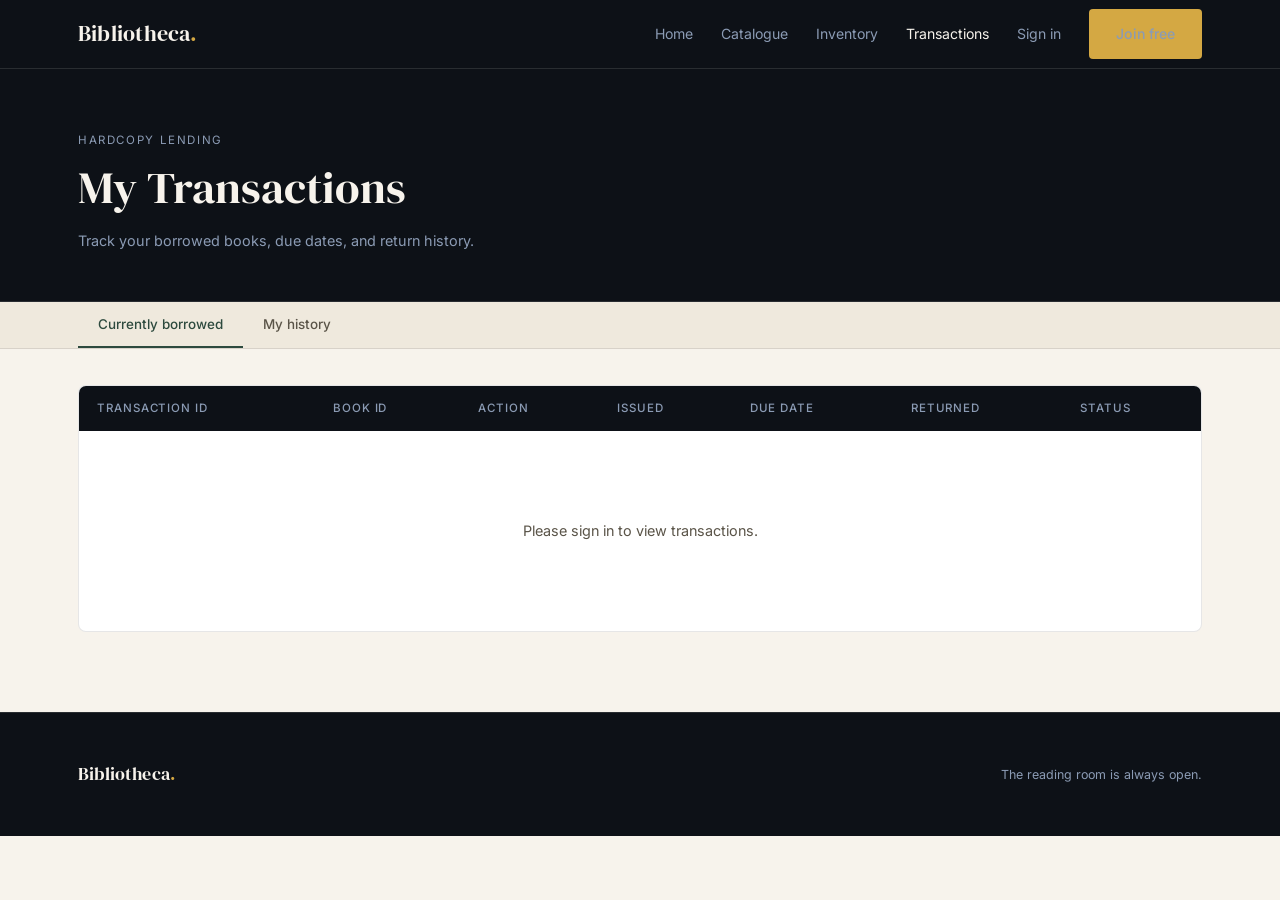
<file: frontend/transactions.html>
<!DOCTYPE html>
<html lang="en">
<head>
<meta charset="UTF-8">
<meta name="viewport" content="width=device-width, initial-scale=1.0">
<title>Transactions — Bibliotheca</title>
<link rel="preconnect" href="https://fonts.googleapis.com">
<link rel="preconnect" href="https://fonts.gstatic.com" crossorigin>
<link href="https://fonts.googleapis.com/css2?family=DM+Serif+Display:ital@0;1&family=Crimson+Pro:ital,wght@0,400;0,500;0,600;1,400&family=Inter:wght@400;500;600&display=swap" rel="stylesheet">
<link rel="stylesheet" href="css/style.css">
<link rel="stylesheet" href="css/themes.css">
<style>
.page-hero {
  background: var(--midnight);
  padding: 56px 0 48px;
  border-bottom: 1px solid var(--night-line);
}
.page-hero h1 {
  font-size: clamp(1.9rem, 4vw, 2.8rem);
  color: var(--vellum);
  margin-bottom: 8px;
}
.page-hero p {
  font-family: var(--font-ui);
  font-size: 0.9rem;
  color: var(--slate);
  margin: 0;
}

.stats-bar {
  background: var(--midnight);
  padding: 20px 0;
  display: none;
}
.stats-bar.visible { display: block; }
.stats-grid {
  display: grid;
  grid-template-columns: repeat(auto-fit, minmax(160px, 1fr));
  gap: 16px;
}
.stat-chip {
  background: var(--midnight-raised);
  border: 1px solid var(--night-line);
  border-radius: var(--radius-md);
  padding: 16px 20px;
  text-align: center;
}
.stat-chip .stat-num {
  font-family: var(--font-display);
  font-size: 2rem;
  color: var(--amber-soft);
  display: block;
}
.stat-chip .stat-num.danger { color: #E88A77; }
.stat-chip .stat-lbl {
  font-family: var(--font-ui);
  font-size: 0.72rem;
  color: var(--slate);
  letter-spacing: 0.06em;
  text-transform: uppercase;
  margin-top: 4px;
  display: block;
}

.tab-bar {
  background: var(--vellum-raised);
  border-bottom: 1px solid var(--paper-line);
  position: sticky;
  top: 68px;
  z-index: 40;
}
.tab-bar .container {
  display: flex;
  align-items: center;
  gap: 0;
  overflow-x: auto;
}
.tab-btn {
  font-family: var(--font-ui);
  font-size: 0.84rem;
  font-weight: 500;
  color: var(--ink-soft);
  background: none;
  border: none;
  border-bottom: 2px solid transparent;
  padding: 14px 20px;
  white-space: nowrap;
  cursor: pointer;
  transition: color 0.15s ease, border-color 0.15s ease;
}
.tab-btn:hover { color: var(--ink); }
.tab-btn.active { color: var(--forest); border-bottom-color: var(--forest); }
.tab-btn.admin-only { display: none; }
.tab-btn.admin-only.visible { display: block; }

.txn-main { padding: 36px 0 80px; }

.action-panel {
  background: var(--vellum-raised);
  border: 1px solid var(--paper-line);
  border-radius: var(--radius-md);
  padding: 28px 32px;
  margin-bottom: 32px;
}
.action-panel h2 {
  font-family: var(--font-display);
  font-size: 1.3rem;
  color: var(--ink);
  margin-bottom: 20px;
}
.action-row {
  display: grid;
  grid-template-columns: 1fr 1fr auto;
  gap: 12px;
  align-items: flex-end;
}
.action-row .form-field label {
  display: block;
  font-family: var(--font-ui);
  font-size: 0.78rem;
  color: var(--ink-soft);
  letter-spacing: 0.04em;
  margin-bottom: 6px;
}
.action-row input {
  width: 100%;
  background: white;
  border: 1px solid var(--paper-line);
  border-radius: var(--radius-sm);
  font-family: var(--font-ui);
  font-size: 0.88rem;
  color: var(--ink);
  padding: 10px 14px;
}
.action-row input:focus { outline: none; border-color: var(--amber); }
.action-hint {
  font-family: var(--font-ui);
  font-size: 0.78rem;
  color: var(--ink-soft);
  margin-top: 10px;
}
.action-hint.error { color: var(--terracotta); }
.action-hint.success { color: var(--forest); }

.txn-table-wrap {
  overflow-x: auto;
  border: 1px solid var(--paper-line);
  border-radius: var(--radius-md);
  background: white;
}
.txn-table {
  width: 100%;
  border-collapse: collapse;
  font-family: var(--font-ui);
  font-size: 0.85rem;
}
.txn-table thead { background: var(--midnight); }
.txn-table thead th {
  color: var(--slate);
  font-weight: 500;
  font-size: 0.72rem;
  letter-spacing: 0.08em;
  text-transform: uppercase;
  padding: 14px 18px;
  text-align: left;
  white-space: nowrap;
}
.txn-table tbody tr {
  border-bottom: 1px solid var(--paper-line);
  transition: background 0.12s ease;
}
.txn-table tbody tr:last-child { border-bottom: none; }
.txn-table tbody tr:hover { background: var(--vellum-raised); }
.txn-table tbody tr.overdue-row { background: rgba(196,97,74,0.06); }
.txn-table td {
  padding: 14px 18px;
  color: var(--ink);
  vertical-align: middle;
}
.txn-table td.muted { color: var(--ink-soft); font-size: 0.78rem; }
.txn-table td.mono {
  font-family: monospace;
  font-size: 0.7rem;
  color: var(--ink-soft);
  max-width: 120px;
  overflow: hidden;
  text-overflow: ellipsis;
  white-space: nowrap;
}

.pill {
  display: inline-flex;
  align-items: center;
  gap: 5px;
  font-family: var(--font-ui);
  font-size: 0.72rem;
  font-weight: 500;
  letter-spacing: 0.04em;
  padding: 3px 9px;
  border-radius: 999px;
  white-space: nowrap;
}
.pill-green  { background: rgba(45,74,62,0.15);  color: #2D4A3E; }
.pill-red    { background: rgba(196,97,74,0.15); color: #C4614A; }
.pill-amber  { background: rgba(212,168,67,0.18); color: #9A7315; }
.pill-slate  { background: rgba(139,155,180,0.15); color: var(--slate); }
.pill-overdue { background: rgba(196,97,74,0.2); color: #C4614A; font-weight:600; }

.btn-xs {
  font-family: var(--font-ui);
  font-size: 0.72rem;
  font-weight: 500;
  padding: 5px 10px;
  border-radius: var(--radius-sm);
  border: 1px solid transparent;
  cursor: pointer;
  white-space: nowrap;
  transition: opacity 0.15s ease, transform 0.15s ease;
}
.btn-xs:hover { opacity: 0.85; transform: translateY(-1px); }
.btn-xs-amber  { background: var(--amber); color: var(--midnight); }
.btn-xs-red    { background: var(--terracotta); color: white; }
.btn-xs-ghost  { background: transparent; border-color: var(--paper-line); color: var(--ink-soft); }

.txn-empty {
  text-align: center;
  padding: 60px 20px;
  color: var(--ink-soft);
  font-family: var(--font-ui);
  font-size: 0.9rem;
}

.skeleton-row td { padding: 14px 18px; }
.skeleton-cell {
  height: 16px;
  border-radius: 4px;
  background: linear-gradient(90deg, var(--vellum-raised) 25%, var(--vellum) 50%, var(--vellum-raised) 75%);
  background-size: 200% 100%;
  animation: shimmer 1.4s infinite;
}
@keyframes shimmer { to { background-position: -200% 0; } }

.modal-backdrop {
  position: fixed;
  inset: 0;
  background: rgba(13,17,23,0.72);
  z-index: 200;
  display: none;
  align-items: center;
  justify-content: center;
  padding: 20px;
}
.modal-backdrop.open { display: flex; }
.modal {
  background: var(--midnight-raised);
  border: 1px solid var(--night-line);
  border-radius: var(--radius-md);
  padding: 36px 40px;
  width: 100%;
  max-width: 500px;
  position: relative;
}
.modal h3 { font-size: 1.4rem; color: var(--vellum); margin-bottom: 6px; }
.modal .modal-sub {
  font-family: var(--font-ui);
  font-size: 0.85rem;
  color: var(--slate);
  margin-bottom: 24px;
}
.modal-close {
  position: absolute;
  top: 16px; right: 18px;
  background: none;
  border: none;
  color: var(--slate);
  font-size: 1.3rem;
  cursor: pointer;
  line-height: 1;
}
.modal-close:hover { color: var(--vellum); }
.modal .form-field { margin-bottom: 16px; }
.modal .form-field label {
  display: block;
  font-family: var(--font-ui);
  font-size: 0.78rem;
  color: var(--slate);
  letter-spacing: 0.04em;
  margin-bottom: 6px;
}
.modal .form-field input {
  width: 100%;
  background: var(--midnight);
  border: 1px solid var(--night-line);
  border-radius: var(--radius-sm);
  color: var(--vellum);
  font-family: var(--font-ui);
  font-size: 0.88rem;
  padding: 10px 14px;
}
.modal .form-field input:focus { outline: none; border-color: var(--amber); }
.modal-actions { display: flex; gap: 10px; justify-content: flex-end; margin-top: 24px; }
.modal-error {
  background: rgba(196,97,74,0.12);
  border: 1px solid rgba(196,97,74,0.4);
  color: #E88A77;
  font-family: var(--font-ui);
  font-size: 0.82rem;
  padding: 10px 14px;
  border-radius: var(--radius-sm);
  margin-bottom: 16px;
  display: none;
}

.overdue-summary {
  display: grid;
  grid-template-columns: repeat(auto-fit, minmax(180px, 1fr));
  gap: 16px;
  margin-bottom: 28px;
}
.overdue-card {
  background: rgba(196,97,74,0.08);
  border: 1px solid rgba(196,97,74,0.25);
  border-radius: var(--radius-md);
  padding: 20px 24px;
}
.overdue-card .ov-num {
  font-family: var(--font-display);
  font-size: 2rem;
  color: var(--terracotta);
  display: block;
}
.overdue-card .ov-lbl {
  font-family: var(--font-ui);
  font-size: 0.72rem;
  color: var(--ink-soft);
  text-transform: uppercase;
  letter-spacing: 0.06em;
  margin-top: 4px;
  display: block;
}

.toast {
  position: fixed;
  bottom: 28px;
  left: 50%;
  transform: translateX(-50%) translateY(20px);
  background: var(--midnight-raised);
  border: 1px solid var(--night-line);
  color: var(--vellum);
  font-family: var(--font-ui);
  font-size: 0.85rem;
  padding: 12px 22px;
  border-radius: var(--radius-sm);
  z-index: 999;
  opacity: 0;
  pointer-events: none;
  transition: opacity 0.25s ease, transform 0.25s ease;
}
.toast.show { opacity: 1; transform: translateX(-50%) translateY(0); }
.toast.toast-error { border-color: rgba(196,97,74,0.5); color: #E88A77; }

@media (max-width: 700px) {
  .action-row { grid-template-columns: 1fr; }
}
</style>
</head>
<body>

<header class="site-header">
  <div class="container">
    <a href="index.html" class="wordmark">Bibliotheca<span>.</span></a>
    <nav class="site-nav" id="site-nav">
      <a href="index.html">Home</a>
      <a href="catalogue.html">Catalogue</a>
      <a href="inventory.html">Inventory</a>
      <a href="transactions.html" aria-current="page">Transactions</a>
    </nav>
  </div>
</header>

<div class="stats-bar" id="stats-bar">
  <div class="container">
    <div class="stats-grid">
      <div class="stat-chip"><span class="stat-num" id="stat-all">—</span><span class="stat-lbl">Total transactions</span></div>
      <div class="stat-chip"><span class="stat-num" id="stat-active">—</span><span class="stat-lbl">Currently borrowed</span></div>
      <div class="stat-chip"><span class="stat-num danger" id="stat-overdue">—</span><span class="stat-lbl">Overdue</span></div>
      <div class="stat-chip"><span class="stat-num" id="stat-users-overdue">—</span><span class="stat-lbl">Users with overdue</span></div>
    </div>
  </div>
</div>

<div class="page-hero">
  <div class="container">
    <span class="eyebrow">Hardcopy lending</span>
    <h1 id="page-title">My Transactions</h1>
    <p id="page-sub">Track your borrowed books, due dates, and return history.</p>
  </div>
</div>

<div class="tab-bar">
  <div class="container">
    <button class="tab-btn active" data-tab="current" onclick="switchTab('current')">Currently borrowed</button>
    <button class="tab-btn" data-tab="history" onclick="switchTab('history')">My history</button>
    <button class="tab-btn admin-only" id="tab-all" data-tab="all" onclick="switchTab('all')">All transactions</button>
    <button class="tab-btn admin-only" id="tab-overdue" data-tab="overdue" onclick="switchTab('overdue')">Overdue</button>
  </div>
</div>

<main class="txn-main">
  <div class="container">

    <div class="action-panel" id="borrow-panel">
      <h2>Borrow a hardcopy</h2>
      <div class="action-row">
        <div class="form-field">
          <label>Book ID (UUID)</label>
          <input type="text" id="borrow-book-id" placeholder="Paste book UUID…">
        </div>
        <div style="display:flex;align-items:center;padding-bottom:2px;font-family:var(--font-ui);font-size:0.78rem;color:var(--ink-soft);">
          You are borrowing as: <strong style="color:var(--ink);margin-left:6px;" id="borrow-user-label">—</strong>
        </div>
        <button class="btn btn-amber" id="borrow-btn">Borrow</button>
      </div>
      <p class="action-hint" id="borrow-hint">14-day lending period. You can only borrow one book at a time.</p>
    </div>

    <div class="action-panel" id="return-panel" style="display:none;">
      <h2>Return a hardcopy</h2>
      <div class="action-row">
        <div class="form-field">
          <label>Book ID (UUID)</label>
          <input type="text" id="return-book-id" placeholder="Book UUID to return…">
        </div>
        <div style="display:flex;align-items:center;padding-bottom:2px;font-family:var(--font-ui);font-size:0.78rem;color:var(--ink-soft);">
          Returning as: <strong style="color:var(--ink);margin-left:6px;" id="return-user-label">—</strong>
        </div>
        <button class="btn btn-outline" id="return-btn">Return</button>
      </div>
      <p class="action-hint" id="return-hint"></p>
    </div>

    <div id="overdue-summary-wrap" style="display:none;">
      <div class="overdue-summary" id="overdue-summary"></div>
    </div>

    <div class="txn-table-wrap">
      <table class="txn-table">
        <thead>
          <tr id="table-head">
            <th>Transaction ID</th>
            <th>Book ID</th>
            <th>Action</th>
            <th>Issued</th>
            <th>Due Date</th>
            <th>Returned</th>
            <th>Status</th>
            <th id="actions-col" style="display:none;">Actions</th>
          </tr>
        </thead>
        <tbody id="txn-body">
          <tr><td colspan="8"><div class="txn-empty">Loading transactions...</div></td></tr>
        </tbody>
      </table>
    </div>

  </div>
</main>

<div class="modal-backdrop" id="edit-modal">
  <div class="modal">
    <button class="modal-close" id="edit-close">×</button>
    <h3>Edit transaction</h3>
    <p class="modal-sub" id="edit-sub">Transaction ID: —</p>
    <p class="modal-error" id="edit-error"></p>
    <div class="form-field">
      <label>Due date</label>
      <input type="datetime-local" id="edit-due">
    </div>
    <div class="form-field">
      <label>Returned at (leave blank if not yet returned)</label>
      <input type="datetime-local" id="edit-returned">
    </div>
    <div class="form-field">
      <label>Delivery fee (₹)</label>
      <input type="number" id="edit-fee" step="0.01" min="0" placeholder="0.00">
    </div>
    <div class="modal-actions">
      <button class="btn btn-outline" id="edit-cancel">Cancel</button>
      <button class="btn btn-amber" id="edit-save">Save changes</button>
    </div>
  </div>
</div>

<div class="modal-backdrop" id="delete-modal">
  <div class="modal">
    <button class="modal-close" id="delete-close">×</button>
    <h3>Delete transaction</h3>
    <p class="modal-sub">This permanently removes the transaction record. This cannot be undone.</p>
    <p class="modal-error" id="delete-error"></p>
    <div class="modal-actions">
      <button class="btn btn-outline" id="delete-cancel">Cancel</button>
      <button class="btn" style="background:var(--terracotta);color:white;" id="delete-confirm">Yes, delete</button>
    </div>
  </div>
</div>

<div class="toast" id="toast"></div>

<footer class="site-footer">
  <div class="container">
    <span class="wordmark">Bibliotheca<span>.</span></span>
    <small>The reading room is always open.</small>
  </div>
</footer>

<script src="js/api.js"></script>
<script src="js/auth.js"></script>
<script>
// ============================================================
// TRANSACTIONS PAGE
// ============================================================

// const API = window.BIBLIOTHECA_API_BASE_URL || "http://localhost:8000";
const API =
  window.BIBLIOTHECA_API_BASE_URL ||
  (window.location.hostname === "localhost" ||
   window.location.hostname === "127.0.0.1"
    ? "http://127.0.0.1:8000"
    : "https://library-management-km70.onrender.com");

// ── Helper functions ──────────────────────────────────────────

function getToken() {
  return localStorage.getItem("bibliotheca:token");
}

function getUser() {
  try {
    const raw = localStorage.getItem("bibliotheca:user");
    return raw ? JSON.parse(raw) : null;
  } catch {
    return null;
  }
}

function headers() {
  const token = getToken();
  return {
    "Content-Type": "application/json",
    "Authorization": `Bearer ${token}`
  };
}

function showToast(msg, isError = false) {
  const t = document.getElementById("toast");
  if (!t) return;
  t.textContent = msg;
  t.className = "toast" + (isError ? " toast-error" : "");
  t.classList.add("show");
  setTimeout(() => t.classList.remove("show"), 3200);
}

function escapeHTML(s) {
  const d = document.createElement("div");
  d.textContent = s ?? "";
  return d.innerHTML;
}

function formatDate(iso) {
  if (!iso) return "—";
  try {
    return new Date(iso).toLocaleDateString("en-IN", { 
      day: "numeric", 
      month: "short", 
      year: "numeric" 
    });
  } catch {
    return "—";
  }
}

function isOverdue(due, returned) {
  if (returned) return false;
  if (!due) return false;
  try {
    return new Date(due) < new Date();
  } catch {
    return false;
  }
}

function statusPill(t) {
  if (t.returned_at) return `<span class="pill pill-green">Returned</span>`;
  if (isOverdue(t.due_date, t.returned_at)) return `<span class="pill pill-overdue">⚠ Overdue</span>`;
  return `<span class="pill pill-amber">Borrowed</span>`;
}

function skeletonRows(n, cols = 7) {
  return Array.from({ length: n }, () =>
    `<tr class="skeleton-row">${Array.from({ length: cols }, () =>
      `<td><div class="skeleton-cell" style="width:${60 + Math.random() * 80 | 0}px"></div></td>`
    ).join("")}</tr>`
  ).join("");
}

function emptyRow(msg) {
  return `<tr><td colspan="8"><div class="txn-empty">
    <p>${escapeHTML(msg)}</p></div></td></tr>`;
}

// ── State ──────────────────────────────────────────────────────

let currentUser = null;
let isAdmin = false;
let currentTab = "current";

// ── Init ──────────────────────────────────────────────────────

function init() {
  updateNavForAuth();
  
  currentUser = getUser();
  
  if (!currentUser) {
    document.getElementById("txn-body").innerHTML = emptyRow("Please sign in to view transactions.");
    document.getElementById("borrow-panel").style.display = "none";
    document.getElementById("return-panel").style.display = "none";
    return;
  }
  
  document.getElementById("borrow-user-label").textContent = currentUser.username;
  document.getElementById("return-user-label").textContent = currentUser.username;
  
  isAdmin = currentUser.role === "admin";
  
  if (isAdmin) {
    document.getElementById("page-title").textContent = "Transaction Management";
    document.getElementById("page-sub").textContent = "Monitor all borrow/return activity, manage overdue books.";
    document.querySelectorAll(".admin-only").forEach(el => el.classList.add("visible"));
    document.getElementById("stats-bar").classList.add("visible");
    document.getElementById("actions-col").style.display = "";
    loadAdminStats();
  }
  
  switchTab("current");
}

// ── Admin stats ──────────────────────────────────────────────

async function loadAdminStats() {
  try {
    const [allRes, ovRes, ovSumRes] = await Promise.all([
      fetch(`${API}/api/transactions/all`, { headers: headers() }),
      fetch(`${API}/api/transactions/overdue`, { headers: headers() }),
      fetch(`${API}/api/transactions/overdue/summary`, { headers: headers() })
    ]);

    if (allRes.ok) {
      const all = await allRes.json();
      document.getElementById("stat-all").textContent = all.length;
      document.getElementById("stat-active").textContent = all.filter(t => !t.returned_at).length;
    }
    if (ovRes.ok) {
      const ov = await ovRes.json();
      document.getElementById("stat-overdue").textContent = ov.length;
    }
    if (ovSumRes.ok) {
      const s = await ovSumRes.json();
      document.getElementById("stat-users-overdue").textContent = s.total_users_with_overdues;
    }
  } catch(e) {
    console.error("Failed to load admin stats:", e);
  }
}

// ── Tab switching ─────────────────────────────────────────────

function switchTab(tab) {
  currentTab = tab;
  document.querySelectorAll(".tab-btn").forEach(b => b.classList.toggle("active", b.dataset.tab === tab));

  document.getElementById("borrow-panel").style.display = tab === "current" ? "block" : "none";
  document.getElementById("return-panel").style.display = tab === "current" ? "block" : "none";
  document.getElementById("overdue-summary-wrap").style.display = tab === "overdue" ? "block" : "none";

  if (tab === "overdue" && isAdmin) loadOverdueSummary();
  loadTab(tab);
}

// ── Load transactions ─────────────────────────────────────────

async function loadTab(tab) {
  const body = document.getElementById("txn-body");
  body.innerHTML = skeletonRows(3, isAdmin ? 8 : 7);

  try {
    let url;
    if (tab === "current") {
      url = `${API}/api/transactions/current`;
    } else if (tab === "history") {
      url = `${API}/api/transactions/history`;
    } else if (tab === "all") {
      url = `${API}/api/transactions/all`;
    } else if (tab === "overdue") {
      url = `${API}/api/transactions/overdue`;
    } else {
      return;
    }

    console.log(`📡 Fetching: ${url}`);
    const res = await fetch(url, { headers: headers() });
    
    console.log(`📡 Response status: ${res.status} for ${url}`);
    
    if (res.status === 401) {
      body.innerHTML = emptyRow("Session expired. Please sign in again.");
      return;
    }
    
    if (res.status === 403) {
      body.innerHTML = emptyRow("You don't have permission to view this data.");
      return;
    }
    
    if (res.status === 404) {
      body.innerHTML = emptyRow("No transactions found.");
      return;
    }
    
    // For 422, try to parse the error and show a friendly message
    if (res.status === 422) {
      let errorDetail = "Data format error";
      try {
        const errorData = await res.json();
        console.error("❌ 422 Validation Error:", errorData);
        if (errorData.detail) {
          if (Array.isArray(errorData.detail)) {
            errorDetail = errorData.detail.map(e => e.msg || e.message || JSON.stringify(e)).join(", ");
          } else {
            errorDetail = errorData.detail;
          }
        }
      } catch (e) {
        console.error("Could not parse error response:", e);
      }
      body.innerHTML = emptyRow(`No transactions found. (${errorDetail})`);
      return;
    }
    
    if (!res.ok) {
      const errorData = await res.json().catch(() => ({}));
      console.error("❌ API Error:", errorData);
      throw new Error(errorData.detail || `Failed to load (${res.status})`);
    }
    
    const data = await res.json();
    console.log(`✅ Loaded ${data.length} transactions from ${tab}`);
    renderTable(data);
  } catch (err) {
    console.error("❌ Error loading transactions:", err);
    body.innerHTML = emptyRow(err.message);
  }
}
// ── Render table ─────────────────────────────────────────────

// function renderTable(items) {
//   const body = document.getElementById("txn-body");
  
//   if (!items || !items.length) { 
//     body.innerHTML = emptyRow("No transactions found."); 
//     return; 
//   }

//   body.innerHTML = items.map((t, index) => {
//     const overdue = isOverdue(t.due_date, t.returned_at);
//     const returned = !!t.returned_at;
    
//     return `<tr class="${overdue ? 'overdue-row' : ''}">
//       <td class="mono">${t.id ? t.id.substring(0, 8) + '...' : '—'}</td>
//       <td class="mono">${t.book_id ? t.book_id.substring(0, 8) + '...' : '—'}</td>
//       <td><span class="pill pill-slate">${t.action || '—'}</span></td>
//       <td class="muted">${formatDate(t.issued_at)}</td>
//       <td class="muted" style="${overdue ? 'color:var(--terracotta);font-weight:600;' : ''}">${formatDate(t.due_date)}</td>
//       <td class="muted">${returned ? formatDate(t.returned_at) : '—'}</td>
//       <td>${statusPill(t)}</td>
//       ${isAdmin ? `<td>
//         <div style="display:flex;gap:6px;">
//           <button class="btn-xs btn-xs-amber" onclick="openEditModal('${t.id}','${t.due_date||''}','${t.returned_at||''}',${t.delivery_fee||0})">Edit</button>
//           <button class="btn-xs btn-xs-red" onclick="openDeleteModal('${t.id}')">Delete</button>
//         </div>
//       </td>` : ""}
//     </tr>`;
//   }).join("");
// }
function renderTable(items) {
  const body = document.getElementById("txn-body");
  
  // Check if items is valid
  if (!items || !Array.isArray(items) || !items.length) { 
    body.innerHTML = emptyRow("No transactions found."); 
    return; 
  }

  body.innerHTML = items.map((t) => {
    const overdue = isOverdue(t.due_date, t.returned_at);
    const returned = !!t.returned_at;
    
    // Safe access with fallbacks
    const id = t.id || '—';
    const bookId = t.book_id || '—';
    const action = t.action || '—';
    const issuedAt = formatDate(t.issued_at);
    const dueDate = formatDate(t.due_date);
    const returnedAt = returned ? formatDate(t.returned_at) : '—';
    
    return `<tr class="${overdue ? 'overdue-row' : ''}">
      <td class="mono">${typeof id === 'string' ? id.substring(0, 8) + '...' : '—'}</td>
      <td class="mono">${typeof bookId === 'string' ? bookId.substring(0, 8) + '...' : '—'}</td>
      <td><span class="pill pill-slate">${action}</span></td>
      <td class="muted">${issuedAt}</td>
      <td class="muted" style="${overdue ? 'color:var(--terracotta);font-weight:600;' : ''}">${dueDate}</td>
      <td class="muted">${returnedAt}</td>
      <td>${statusPill(t)}</td>
      ${isAdmin ? `<td>
        <div style="display:flex;gap:6px;">
          <button class="btn-xs btn-xs-amber" onclick="openEditModal('${t.id}','${t.due_date||''}','${t.returned_at||''}',${t.delivery_fee||0})">Edit</button>
          <button class="btn-xs btn-xs-red" onclick="openDeleteModal('${t.id}')">Delete</button>
        </div>
      </td>` : ""}
    </tr>`;
  }).join("");
}
// ── Overdue summary ──────────────────────────────────────────

async function loadOverdueSummary() {
  try {
    const res = await fetch(`${API}/api/transactions/overdue/summary`, { headers: headers() });
    if (!res.ok) return;
    const s = await res.json();
    document.getElementById("overdue-summary").innerHTML = `
      <div class="overdue-card"><span class="ov-num">${s.total_overdue_books || 0}</span><span class="ov-lbl">Overdue books</span></div>
      <div class="overdue-card"><span class="ov-num">${s.total_users_with_overdues || 0}</span><span class="ov-lbl">Users with overdue</span></div>
      <div class="overdue-card"><span class="ov-num">${s.longest_overdue_days || 0}</span><span class="ov-lbl">Longest overdue (days)</span></div>
    `;
  } catch(e) { /* silent */ }
}

// ── Borrow ────────────────────────────────────────────────────

document.getElementById("borrow-btn").addEventListener("click", async () => {
  const bookId = document.getElementById("borrow-book-id").value.trim();
  const hint = document.getElementById("borrow-hint");
  hint.className = "action-hint";
  
  if (!bookId) {
    hint.textContent = "Book ID is required.";
    hint.className = "action-hint error";
    return;
  }

  const btn = document.getElementById("borrow-btn");
  btn.disabled = true;
  btn.textContent = "Processing…";
  
  try {
    const res = await fetch(`${API}/api/book_inventory/borrow`, {
      method: "POST",
      headers: headers(),
      body: JSON.stringify({ book_id: bookId })
    });
    
    if (!res.ok) {
      const d = await res.json();
      throw new Error(d.detail || "Borrow failed");
    }
    
    const txn = await res.json();
    hint.textContent = `✓ Borrowed! Due back by ${formatDate(txn.due_date)}.`;
    hint.className = "action-hint success";
    document.getElementById("borrow-book-id").value = "";
    loadTab(currentTab);
    if (isAdmin) loadAdminStats();
    showToast("Book borrowed successfully.");
  } catch (err) {
    hint.textContent = err.message;
    hint.className = "action-hint error";
  } finally {
    btn.disabled = false;
    btn.textContent = "Borrow";
  }
});

// ── Return ────────────────────────────────────────────────────

document.getElementById("return-btn").addEventListener("click", async () => {
  const bookId = document.getElementById("return-book-id").value.trim();
  const hint = document.getElementById("return-hint");
  hint.className = "action-hint";
  
  if (!bookId) {
    hint.textContent = "Book ID is required.";
    hint.className = "action-hint error";
    return;
  }

  const btn = document.getElementById("return-btn");
  btn.disabled = true;
  btn.textContent = "Processing…";
  
  try {
    const res = await fetch(`${API}/api/book_inventory/return`, {
      method: "POST",
      headers: headers(),
      body: JSON.stringify({ book_id: bookId })
    });
    
    if (!res.ok) {
      const d = await res.json();
      throw new Error(d.detail || "Return failed");
    }
    
    hint.textContent = "✓ Book returned successfully.";
    hint.className = "action-hint success";
    document.getElementById("return-book-id").value = "";
    loadTab(currentTab);
    if (isAdmin) loadAdminStats();
    showToast("Book returned successfully.");
  } catch (err) {
    hint.textContent = err.message;
    hint.className = "action-hint error";
  } finally {
    btn.disabled = false;
    btn.textContent = "Return";
  }
});

// ── Edit modal ────────────────────────────────────────────────

let editingId = null;

function toLocalDatetimeStr(iso) {
  if (!iso) return "";
  try {
    const d = new Date(iso);
    const pad = n => String(n).padStart(2, "0");
    return `${d.getFullYear()}-${pad(d.getMonth()+1)}-${pad(d.getDate())}T${pad(d.getHours())}:${pad(d.getMinutes())}`;
  } catch {
    return "";
  }
}

function openEditModal(id, due, returned, fee) {
  editingId = id;
  document.getElementById("edit-sub").textContent = `Transaction: ${id}`;
  document.getElementById("edit-due").value = toLocalDatetimeStr(due);
  document.getElementById("edit-returned").value = toLocalDatetimeStr(returned);
  document.getElementById("edit-fee").value = fee || "";
  document.getElementById("edit-error").style.display = "none";
  document.getElementById("edit-modal").classList.add("open");
}

function closeEditModal() {
  document.getElementById("edit-modal").classList.remove("open");
  editingId = null;
}

document.getElementById("edit-close").addEventListener("click", closeEditModal);
document.getElementById("edit-cancel").addEventListener("click", closeEditModal);
document.getElementById("edit-modal").addEventListener("click", function(e) {
  if (e.target === this) closeEditModal();
});

document.getElementById("edit-save").addEventListener("click", async () => {
  if (!editingId) return;
  
  const due = document.getElementById("edit-due").value;
  const returned = document.getElementById("edit-returned").value;
  const fee = document.getElementById("edit-fee").value;

  const payload = {};
  if (due) payload.due_date = new Date(due).toISOString();
  if (returned) payload.returned_at = new Date(returned).toISOString();
  if (fee) payload.delivery_fee = parseFloat(fee);

  const errEl = document.getElementById("edit-error");
  errEl.style.display = "none";
  
  try {
    const res = await fetch(`${API}/api/transactions/update/${editingId}/admin`, {
      method: "PUT",
      headers: headers(),
      body: JSON.stringify(payload)
    });
    
    if (!res.ok) {
      const d = await res.json();
      throw new Error(d.detail || "Update failed");
    }
    
    showToast("Transaction updated.");
    closeEditModal();
    loadTab(currentTab);
    if (isAdmin) loadAdminStats();
  } catch (err) {
    errEl.textContent = err.message;
    errEl.style.display = "block";
  }
});

// ── Delete modal ──────────────────────────────────────────────

let deletingId = null;

function openDeleteModal(id) {
  deletingId = id;
  document.getElementById("delete-error").style.display = "none";
  document.getElementById("delete-modal").classList.add("open");
}

function closeDeleteModal() {
  document.getElementById("delete-modal").classList.remove("open");
  deletingId = null;
}

document.getElementById("delete-close").addEventListener("click", closeDeleteModal);
document.getElementById("delete-cancel").addEventListener("click", closeDeleteModal);
document.getElementById("delete-modal").addEventListener("click", function(e) {
  if (e.target === this) closeDeleteModal();
});

document.getElementById("delete-confirm").addEventListener("click", async () => {
  if (!deletingId) return;
  
  const errEl = document.getElementById("delete-error");
  errEl.style.display = "none";
  
  try {
    const res = await fetch(`${API}/api/transactions/delete/${deletingId}/admin`, {
      method: "DELETE",
      headers: headers()
    });
    
    if (!res.ok) {
      const d = await res.json();
      throw new Error(d.detail || "Delete failed");
    }
    
    showToast("Transaction deleted.");
    closeDeleteModal();
    loadTab(currentTab);
    if (isAdmin) loadAdminStats();
  } catch (err) {
    errEl.textContent = err.message;
    errEl.style.display = "block";
  }
});

// ── Initialize ───────────────────────────────────────────────

document.addEventListener("DOMContentLoaded", init);
</script>

</body>
</html>
</file>
<file: frontend/css/style.css>
/* ==========================================================================
   Bibliotheca — design tokens
   ========================================================================== */

:root {
  --midnight: #0D1117;
  --midnight-raised: #161B22;
  --vellum: #F7F3EC;
  --vellum-raised: #EFE9DD;
  --amber: #D4A843;
  --amber-soft: #E8C97A;
  --terracotta: #C4614A;
  --forest: #2D4A3E;
  --slate: #8B9BB4;

  --ink: #2A2620;           /* body text on vellum */
  --ink-soft: #5A5448;
  --paper-line: rgba(13, 17, 23, 0.1);
  --night-line: rgba(247, 243, 236, 0.12);

  --font-display: "DM Serif Display", Georgia, serif;
  --font-body: "Crimson Pro", Georgia, serif;
  --font-ui: "Inter", -apple-system, BlinkMacSystemFont, sans-serif;

  --radius-sm: 4px;
  --radius-md: 8px;

  --shadow-card: 0 6px 18px rgba(13, 17, 23, 0.12);
  --shadow-card-dark: 0 10px 30px rgba(0, 0, 0, 0.45);

  --container: 1180px;
}

/* ==========================================================================
   Reset
   ========================================================================== */

*, *::before, *::after { box-sizing: border-box; }

html { scroll-behavior: smooth; }

body {
  margin: 0;
  background: var(--vellum);
  color: var(--ink);
  font-family: var(--font-body);
  font-size: 18px;
  line-height: 1.55;
  -webkit-font-smoothing: antialiased;
}

img { max-width: 100%; display: block; }
a { color: inherit; text-decoration: none; }
button { font-family: var(--font-ui); cursor: pointer; }
ul { margin: 0; padding: 0; list-style: none; }

h1, h2, h3 {
  font-family: var(--font-display);
  font-weight: 400;
  margin: 0;
}

:focus-visible {
  outline: 2px solid var(--amber);
  outline-offset: 3px;
}

.eyebrow {
  font-family: var(--font-ui);
  font-size: 0.72rem;
  letter-spacing: 0.14em;
  text-transform: uppercase;
  color: var(--slate);
}

.container {
  max-width: var(--container);
  margin: 0 auto;
  padding: 0 28px;
}

@media (prefers-reduced-motion: reduce) {
  *, *::before, *::after {
    animation-duration: 0.001ms !important;
    animation-iteration-count: 1 !important;
    transition-duration: 0.001ms !important;
    scroll-behavior: auto !important;
  }
}

/* ==========================================================================
   Header — the spine: stays dark across every room of the library
   ========================================================================== */

.site-header {
  background: var(--midnight);
  border-bottom: 1px solid var(--night-line);
  position: sticky;
  top: 0;
  z-index: 50;
}

.site-header .container {
  display: flex;
  align-items: center;
  justify-content: space-between;
  height: 68px;
}

.wordmark {
  font-family: var(--font-display);
  font-size: 1.4rem;
  color: var(--vellum);
  letter-spacing: 0.01em;
}
.wordmark span { color: var(--amber); }

.site-nav { display: flex; align-items: center; gap: 28px; }

.site-nav a {
  font-family: var(--font-ui);
  font-size: 0.88rem;
  color: var(--slate);
  transition: color 0.2s ease;
}
.site-nav a:hover,
.site-nav a[aria-current="page"] { color: var(--vellum); }

.nav-search {
  display: flex;
  align-items: center;
  gap: 8px;
  background: var(--midnight-raised);
  border: 1px solid var(--night-line);
  border-radius: 999px;
  padding: 7px 14px;
}
.nav-search input {
  background: transparent;
  border: none;
  color: var(--vellum);
  font-family: var(--font-ui);
  font-size: 0.85rem;
  width: 160px;
}
.nav-search input::placeholder { color: var(--slate); }
.nav-search input:focus { outline: none; }
.nav-search svg { flex-shrink: 0; color: var(--slate); }

/* ==========================================================================
   Hero — the reading lamp
   ========================================================================== */

.hero {
  position: relative;
  background: var(--midnight);
  overflow: hidden;
  padding: 110px 0 130px;
}

/* the lamplight bloom: a warm radial glow seated above the headline */
.lamp-glow {
  position: absolute;
  top: -180px;
  left: 50%;
  transform: translateX(-50%);
  width: 900px;
  height: 700px;
  background: radial-gradient(
    circle at 50% 35%,
    rgba(212, 168, 67, 0.55) 0%,
    rgba(212, 168, 67, 0.22) 28%,
    rgba(212, 168, 67, 0.07) 48%,
    rgba(13, 17, 23, 0) 70%
  );
  filter: blur(4px);
  pointer-events: none;
  animation: lamp-flicker 7s ease-in-out infinite;
}

@keyframes lamp-flicker {
  0%, 100% { opacity: 1; }
  45% { opacity: 0.92; }
  50% { opacity: 1; }
  78% { opacity: 0.96; }
}

.hero-content {
  position: relative;
  z-index: 2;
  max-width: 700px;
  margin: 0 auto;
  text-align: center;
}

.hero .eyebrow { display: block; margin-bottom: 18px; }

.hero h1 {
  font-size: clamp(2.6rem, 5.5vw, 4.4rem);
  color: var(--vellum);
  line-height: 1.08;
  text-shadow: 0 0 60px rgba(212, 168, 67, 0.35);
}

.hero h1 em {
  font-style: italic;
  color: var(--amber-soft);
}

.hero p.lede {
  font-family: var(--font-body);
  font-size: 1.2rem;
  color: var(--slate);
  margin: 24px auto 0;
  max-width: 540px;
}

.hero-actions {
  display: flex;
  justify-content: center;
  gap: 14px;
  margin-top: 38px;
  flex-wrap: wrap;
}

.btn {
  font-family: var(--font-ui);
  font-size: 0.92rem;
  font-weight: 500;
  padding: 13px 26px;
  border-radius: var(--radius-sm);
  border: 1px solid transparent;
  display: inline-flex;
  align-items: center;
  gap: 8px;
  transition: transform 0.15s ease, background 0.2s ease, border-color 0.2s ease;
}
.btn:hover { transform: translateY(-1px); }

.btn-amber {
  background: var(--amber);
  color: var(--midnight);
}
.btn-amber:hover { background: var(--amber-soft); }

.btn-ghost {
  background: transparent;
  border-color: var(--night-line);
  color: var(--vellum);
}
.btn-ghost:hover { border-color: var(--amber); }

.btn-outline {
  background: transparent;
  border-color: var(--ink);
  color: var(--ink);
}
.btn-outline:hover { border-color: var(--forest); color: var(--forest); }

.btn[disabled] {
  opacity: 0.5;
  cursor: not-allowed;
  transform: none !important;
}

.hero-stat {
  margin-top: 46px;
  font-family: var(--font-ui);
  font-size: 0.78rem;
  letter-spacing: 0.06em;
  color: var(--slate);
}
.hero-stat strong { color: var(--amber-soft); font-weight: 600; }

/* ==========================================================================
   Shelves — light catalogue section
   ========================================================================== */

.shelves {
  background: var(--vellum);
  padding: 80px 0 100px;
}

.shelves-intro {
  display: flex;
  align-items: flex-end;
  justify-content: space-between;
  margin-bottom: 48px;
  gap: 24px;
  flex-wrap: wrap;
}

.shelves-intro h2 {
  font-size: 2.1rem;
  color: var(--ink);
}

.shelves-intro p {
  font-family: var(--font-ui);
  font-size: 0.92rem;
  color: var(--ink-soft);
  max-width: 360px;
}

.shelf { margin-bottom: 56px; }

.shelf-label {
  display: flex;
  align-items: baseline;
  gap: 12px;
  margin-bottom: 18px;
  padding-bottom: 10px;
  border-bottom: 1px solid var(--paper-line);
}

.shelf-label h3 {
  font-size: 1.4rem;
  color: var(--forest);
}

.shelf-count {
  font-family: var(--font-ui);
  font-size: 0.78rem;
  color: var(--slate);
}

.shelf-row {
  display: flex;
  gap: 22px;
  overflow-x: auto;
  padding-bottom: 10px;
  scroll-snap-type: x proximity;
}
.shelf-row::-webkit-scrollbar { height: 6px; }
.shelf-row::-webkit-scrollbar-thumb { background: var(--paper-line); border-radius: 3px; }

/* ==========================================================================
   Book card
   ========================================================================== */

.book-card {
  flex: 0 0 170px;
  scroll-snap-align: start;
  display: block;
}

.book-cover {
  width: 170px;
  height: 248px;
  border-radius: var(--radius-sm);
  object-fit: cover;
  background: var(--vellum-raised) linear-gradient(160deg, #E3DCCB, #D8CFB8);
  box-shadow: var(--shadow-card);
  transition: transform 0.2s ease, box-shadow 0.2s ease;
}
.book-card:hover .book-cover {
  transform: translateY(-4px);
  box-shadow: 0 14px 26px rgba(13, 17, 23, 0.18);
}

.book-card h4 {
  font-family: var(--font-body);
  font-weight: 600;
  font-size: 1rem;
  margin: 12px 0 2px;
  color: var(--ink);
  display: -webkit-box;
  -webkit-line-clamp: 2;
  -webkit-box-orient: vertical;
  overflow: hidden;
}

.book-card .author {
  font-family: var(--font-ui);
  font-size: 0.78rem;
  color: var(--ink-soft);
}

.badges { display: flex; gap: 6px; margin-top: 8px; flex-wrap: wrap; }

.badge {
  font-family: var(--font-ui);
  font-size: 0.66rem;
  letter-spacing: 0.04em;
  text-transform: uppercase;
  padding: 3px 7px;
  border-radius: 999px;
  border: 1px solid currentColor;
}
.badge-pdf { color: var(--forest); }
.badge-audio { color: var(--terracotta); }
.badge-hardcopy { color: var(--slate); }
.badge-hardcopy.is-out { color: #B0492F; }

/* ==========================================================================
   Footer — closing the book
   ========================================================================== */

.site-footer {
  background: var(--midnight);
  color: var(--slate);
  padding: 48px 0;
  border-top: 1px solid var(--night-line);
}

.site-footer .container {
  display: flex;
  justify-content: space-between;
  align-items: center;
  flex-wrap: wrap;
  gap: 14px;
}

.site-footer .wordmark { font-size: 1.1rem; }

.site-footer small {
  font-family: var(--font-ui);
  font-size: 0.78rem;
}

/* ==========================================================================
   Catalogue page
   ========================================================================== */

.catalogue-header {
  background: var(--vellum-raised);
  padding: 56px 0 36px;
  border-bottom: 1px solid var(--paper-line);
}

.catalogue-header h1 {
  font-size: 2.4rem;
  color: var(--ink);
}

.catalogue-header p {
  font-family: var(--font-ui);
  color: var(--ink-soft);
  margin-top: 10px;
  max-width: 520px;
}

.filters {
  display: flex;
  gap: 12px;
  flex-wrap: wrap;
  align-items: center;
  margin-top: 28px;
}

.filters input[type="search"] {
  font-family: var(--font-ui);
  font-size: 0.9rem;
  padding: 11px 16px;
  border: 1px solid var(--paper-line);
  border-radius: var(--radius-sm);
  background: var(--vellum);
  color: var(--ink);
  min-width: 220px;
}
.filters input[type="search"]:focus { outline: none; border-color: var(--amber); }

.pill {
  font-family: var(--font-ui);
  font-size: 0.8rem;
  padding: 8px 16px;
  border-radius: 999px;
  border: 1px solid var(--paper-line);
  background: var(--vellum);
  color: var(--ink-soft);
  transition: all 0.15s ease;
}
.pill:hover { border-color: var(--forest); color: var(--forest); }
.pill.is-active {
  background: var(--forest);
  border-color: var(--forest);
  color: var(--vellum);
}

.catalogue-body { padding: 44px 0 90px; }

.catalogue-meta {
  font-family: var(--font-ui);
  font-size: 0.85rem;
  color: var(--ink-soft);
  margin-bottom: 24px;
}

.catalogue-grid {
  display: grid;
  grid-template-columns: repeat(auto-fill, minmax(170px, 1fr));
  gap: 30px 22px;
}

.empty-state, .error-state {
  font-family: var(--font-ui);
  color: var(--ink-soft);
  padding: 60px 0;
  text-align: center;
}
.error-state { color: var(--terracotta); }

.pagination {
  display: flex;
  justify-content: center;
  align-items: center;
  gap: 18px;
  margin-top: 50px;
  font-family: var(--font-ui);
  font-size: 0.85rem;
  color: var(--ink-soft);
}

.skeleton {
  background: linear-gradient(90deg, var(--vellum-raised) 25%, #E6DFCD 37%, var(--vellum-raised) 63%);
  background-size: 400% 100%;
  animation: shimmer 1.4s ease infinite;
  border-radius: var(--radius-sm);
}
@keyframes shimmer { 0% { background-position: 100% 0; } 100% { background-position: 0 0; } }
.skeleton-card { width: 170px; height: 248px; }

/* ==========================================================================
   Book detail page
   ========================================================================== */

.detail-hero {
  background: var(--vellum-raised);
  padding: 56px 0 64px;
  border-bottom: 1px solid var(--paper-line);
}

.detail-layout {
  display: grid;
  grid-template-columns: 260px 1fr;
  gap: 48px;
}

.detail-cover {
  width: 100%;
  border-radius: var(--radius-md);
  box-shadow: var(--shadow-card);
}

.detail-genre {
  font-family: var(--font-ui);
  font-size: 0.75rem;
  letter-spacing: 0.1em;
  text-transform: uppercase;
  color: var(--forest);
}

.detail-layout h1 {
  font-size: 2.6rem;
  color: var(--ink);
  margin-top: 10px;
  line-height: 1.12;
}

.detail-author {
  font-family: var(--font-body);
  font-style: italic;
  font-size: 1.15rem;
  color: var(--ink-soft);
  margin-top: 8px;
}

.detail-meta-row {
  display: flex;
  gap: 18px;
  margin-top: 18px;
  font-family: var(--font-ui);
  font-size: 0.82rem;
  color: var(--slate);
  flex-wrap: wrap;
}

.detail-desc {
  margin-top: 26px;
  font-size: 1.08rem;
  color: var(--ink);
  max-width: 60ch;
}

.format-grid {
  display: grid;
  grid-template-columns: repeat(auto-fit, minmax(220px, 1fr));
  gap: 16px;
  margin-top: 34px;
}

.format-card {
  border: 1px solid var(--paper-line);
  border-radius: var(--radius-md);
  padding: 20px;
  background: var(--vellum);
}
.format-card.is-unavailable { opacity: 0.55; }

.format-card .eyebrow { margin-bottom: 6px; }

.format-card h4 {
  font-family: var(--font-body);
  font-weight: 600;
  font-size: 1.05rem;
  color: var(--ink);
}

.format-card p {
  font-family: var(--font-ui);
  font-size: 0.82rem;
  color: var(--ink-soft);
  margin: 6px 0 14px;
}

.detail-body { padding: 56px 0 100px; }

.detail-note {
  font-family: var(--font-ui);
  font-size: 0.78rem;
  color: var(--slate);
  margin-top: 6px;
}

@media (max-width: 760px) {
  .detail-layout { grid-template-columns: 1fr; }
  .detail-cover { width: 200px; margin: 0 auto; }
  .nav-search { display: none; }
}

/* ==========================================================================
   PDF Reader — reading by lamplight, literally
   ========================================================================== */

body.reader-page { background: var(--midnight); }

.reader-toolbar {
  position: sticky;
  top: 68px;
  z-index: 40;
  background: var(--midnight-raised);
  border-bottom: 1px solid var(--night-line);
}

.reader-toolbar-inner {
  display: flex;
  align-items: center;
  justify-content: space-between;
  gap: 18px;
  height: 56px;
  flex-wrap: wrap;
}

.reader-back {
  font-family: var(--font-ui);
  font-size: 0.82rem;
  color: var(--slate);
  flex-shrink: 0;
}
.reader-back:hover { color: var(--amber-soft); }

.reader-title {
  font-family: var(--font-body);
  font-style: italic;
  font-size: 0.95rem;
  color: var(--vellum);
  overflow: hidden;
  text-overflow: ellipsis;
  white-space: nowrap;
  flex: 1;
  text-align: center;
}

.reader-controls {
  display: flex;
  align-items: center;
  gap: 8px;
  flex-shrink: 0;
}

.reader-btn {
  background: var(--midnight);
  border: 1px solid var(--night-line);
  color: var(--vellum);
  font-family: var(--font-ui);
  font-size: 0.85rem;
  padding: 6px 12px;
  border-radius: var(--radius-sm);
  transition: border-color 0.15s ease;
}
.reader-btn:hover { border-color: var(--amber); }

#page-indicator {
  font-family: var(--font-ui);
  font-size: 0.8rem;
  color: var(--slate);
  min-width: 70px;
  text-align: center;
}

.reader-progress-track {
  height: 3px;
  background: var(--night-line);
}
.reader-progress-fill {
  height: 100%;
  width: 0%;
  background: var(--amber);
  transition: width 0.2s ease;
}

.reader-main {
  padding: 40px 20px 80px;
  display: flex;
  flex-direction: column;
  align-items: center;
  min-height: 60vh;
}

.reader-status {
  font-family: var(--font-ui);
  font-size: 0.9rem;
  color: var(--slate);
  margin: 0 0 20px;
  text-align: center;
}
.reader-status.is-error { color: var(--terracotta); }
.reader-status:empty { display: none; }

.canvas-wrap {
  background: var(--vellum);
  box-shadow: 0 0 80px rgba(212, 168, 67, 0.18), 0 20px 50px rgba(0, 0, 0, 0.5);
  border-radius: 2px;
  line-height: 0;
}

#pdf-canvas { display: block; max-width: 90vw; }

@media (max-width: 700px) {
  .reader-title { display: none; }
  .reader-toolbar { top: 0; }
}

/* ==========================================================================
   Auth pages — login & register
   ========================================================================== */

body.auth-page { background: var(--midnight); min-height: 100vh; }

.auth-main {
  position: relative;
  min-height: calc(100vh - 68px);
  display: flex;
  align-items: center;
  justify-content: center;
  padding: 48px 20px;
  overflow: hidden;
}

.auth-glow {
  position: absolute;
  top: -200px;
  left: 50%;
  transform: translateX(-50%);
  width: 700px;
  height: 600px;
  background: radial-gradient(
    circle at 50% 35%,
    rgba(212, 168, 67, 0.35) 0%,
    rgba(212, 168, 67, 0.1) 35%,
    rgba(13, 17, 23, 0) 65%
  );
  pointer-events: none;
  filter: blur(8px);
}

.auth-card {
  position: relative;
  z-index: 2;
  background: var(--midnight-raised);
  border: 1px solid var(--night-line);
  border-radius: var(--radius-md);
  padding: 44px 40px;
  width: 100%;
  max-width: 460px;
}

.auth-card--wide { max-width: 720px; }

.auth-card-header { text-align: center; margin-bottom: 32px; }

.auth-card-header h1 {
  font-size: 2rem;
  color: var(--vellum);
}

.auth-card-header p {
  font-family: var(--font-ui);
  font-size: 0.92rem;
  color: var(--slate);
  margin-top: 8px;
}

/* error & success messages */
.auth-error {
  background: rgba(196, 97, 74, 0.12);
  border: 1px solid rgba(196, 97, 74, 0.4);
  color: #E88A77;
  font-family: var(--font-ui);
  font-size: 0.85rem;
  padding: 12px 16px;
  border-radius: var(--radius-sm);
  margin-bottom: 20px;
}

.auth-success {
  background: rgba(45, 74, 62, 0.25);
  border: 1px solid rgba(45, 74, 62, 0.5);
  color: #7FBB9E;
  font-family: var(--font-ui);
  font-size: 0.85rem;
  padding: 12px 16px;
  border-radius: var(--radius-sm);
  margin-bottom: 20px;
}

/* form layout */
.auth-form { display: flex; flex-direction: column; gap: 20px; }

.form-row {
  display: grid;
  grid-template-columns: 1fr 1fr;
  gap: 16px;
}

.form-field { display: flex; flex-direction: column; gap: 6px; }

.form-field label {
  font-family: var(--font-ui);
  font-size: 0.8rem;
  font-weight: 500;
  color: var(--slate);
  letter-spacing: 0.04em;
}

.required { color: var(--terracotta); }

.form-field input[type="text"],
.form-field input[type="email"],
.form-field input[type="password"],
.form-field input[type="url"] {
  background: var(--midnight);
  border: 1px solid var(--night-line);
  border-radius: var(--radius-sm);
  color: var(--vellum);
  font-family: var(--font-ui);
  font-size: 0.92rem;
  padding: 11px 14px;
  transition: border-color 0.15s ease;
  width: 100%;
}

.form-field input:focus {
  outline: none;
  border-color: var(--amber);
}

.form-field input::placeholder { color: var(--slate); opacity: 0.6; }

.field-hint {
  font-family: var(--font-ui);
  font-size: 0.75rem;
  color: var(--slate);
  opacity: 0.7;
}

/* password show/hide */
.input-with-toggle { position: relative; }
.input-with-toggle input { padding-right: 42px; }

.toggle-password {
  position: absolute;
  right: 12px;
  top: 50%;
  transform: translateY(-50%);
  background: none;
  border: none;
  color: var(--slate);
  padding: 0;
  line-height: 0;
}
.toggle-password:hover { color: var(--amber-soft); }

/* password strength bar */
.password-strength {
  display: flex;
  align-items: center;
  gap: 10px;
  margin-top: 6px;
}

.strength-bar {
  flex: 1;
  height: 4px;
  background: var(--night-line);
  border-radius: 2px;
  overflow: hidden;
}

.strength-fill {
  height: 100%;
  width: 0%;
  border-radius: 2px;
  transition: width 0.3s ease, background 0.3s ease;
}

.strength-label {
  font-family: var(--font-ui);
  font-size: 0.72rem;
  font-weight: 500;
  min-width: 60px;
}

/* avatar preview */
.avatar-preview-row { display: flex; align-items: center; gap: 12px; }
.avatar-preview {
  width: 44px;
  height: 44px;
  border-radius: 50%;
  object-fit: cover;
  border: 2px solid var(--night-line);
  flex-shrink: 0;
}
.avatar-preview-row input { flex: 1; }

/* private account checkbox */
.form-field--checkbox { margin-top: 4px; }

.checkbox-label {
  display: flex;
  align-items: flex-start;
  gap: 12px;
  cursor: pointer;
  font-family: var(--font-ui);
  font-size: 0.88rem;
  color: var(--vellum);
}

.checkbox-label input[type="checkbox"] { display: none; }

.checkbox-custom {
  width: 18px;
  height: 18px;
  border: 1px solid var(--night-line);
  border-radius: 3px;
  background: var(--midnight);
  flex-shrink: 0;
  margin-top: 2px;
  position: relative;
  transition: background 0.15s ease, border-color 0.15s ease;
}

.checkbox-label input:checked + .checkbox-custom {
  background: var(--amber);
  border-color: var(--amber);
}

.checkbox-label input:checked + .checkbox-custom::after {
  content: "";
  position: absolute;
  left: 5px;
  top: 2px;
  width: 5px;
  height: 9px;
  border: 2px solid var(--midnight);
  border-top: none;
  border-left: none;
  transform: rotate(45deg);
}

.checkbox-label small {
  display: block;
  font-size: 0.75rem;
  color: var(--slate);
  margin-top: 2px;
}

/* submit button */
.auth-submit {
  width: 100%;
  justify-content: center;
  padding: 14px;
  font-size: 0.95rem;
  margin-top: 6px;
}

/* switch link (already have account / don't have account) */
.auth-switch {
  text-align: center;
  font-family: var(--font-ui);
  font-size: 0.85rem;
  color: var(--slate);
  margin-top: 24px;
  margin-bottom: 0;
}

.auth-switch a {
  color: var(--amber-soft);
  text-decoration: underline;
  text-underline-offset: 3px;
}

@media (max-width: 600px) {
  .auth-card { padding: 32px 22px; }
  .form-row { grid-template-columns: 1fr; }
  .auth-card--wide { max-width: 100%; }
}

/* ============================================
   ADMIN-ONLY NAVIGATION
   ============================================ */

#inventoryNavLink {
    display: none;
}

body.admin-logged-in #inventoryNavLink {
    display: inline;
}
</file>
<file: frontend/css/themes.css>
/* ============================================================
   THEME SYSTEM - Genre-based reading themes
   ============================================================ */

/* ── Base theme variables ── */
:root {
  /* Default light theme */
  --bg-primary: #F7F3EC;
  --bg-secondary: #EFE9DD;
  --bg-card: #FFFFFF;
  --bg-input: #FFFFFF;
  --text-primary: #2A2620;
  --text-secondary: #5A5448;
  --text-muted: #8B9BB4;
  --border-color: rgba(13, 17, 23, 0.1);
  --shadow-color: rgba(13, 17, 23, 0.12);
  --accent-color: #D4A843;
  --accent-hover: #E8C97A;
  
  /* Reader specific */
  --reader-bg: #F7F3EC;
  --reader-text: #2A2620;
  --reader-page-shadow: rgba(13, 17, 23, 0.18);
}

/* ── Dark base theme ── */
[data-theme="dark"] {
  --bg-primary: #1a1a2e;
  --bg-secondary: #16213e;
  --bg-card: #1e2a4a;
  --bg-input: #1a1a2e;
  --text-primary: #e0e0e0;
  --text-secondary: #b0b0b0;
  --text-muted: #6b7b8b;
  --border-color: rgba(255, 255, 255, 0.08);
  --shadow-color: rgba(0, 0, 0, 0.3);
  --accent-color: #6C63FF;
  --accent-hover: #7B73FF;
  
  --reader-bg: #1a1a2e;
  --reader-text: #e0e0e0;
  --reader-page-shadow: rgba(0, 0, 0, 0.5);
}

/* ── GENRE-BASED THEMES ── */

/* 🎭 Fiction - Warm, cozy, inviting */
[data-theme="fiction"] {
  --bg-primary: #FDF6F0;
  --bg-secondary: #F5EAE0;
  --bg-card: #FFFFFF;
  --bg-input: #FFFFFF;
  --text-primary: #3D2C1A;
  --text-secondary: #6B5340;
  --text-muted: #A68B7A;
  --border-color: rgba(61, 44, 26, 0.12);
  --shadow-color: rgba(61, 44, 26, 0.10);
  --accent-color: #C27A4A;
  --accent-hover: #D48E5A;
  
  --reader-bg: #FDF6F0;
  --reader-text: #3D2C1A;
  --reader-page-shadow: rgba(61, 44, 26, 0.15);
}

/* 🔥 Motivational - Energetic, vibrant */
[data-theme="motivational"] {
  --bg-primary: #FFF8F0;
  --bg-secondary: #FFEFE0;
  --bg-card: #FFFFFF;
  --bg-input: #FFFFFF;
  --text-primary: #1A2B3C;
  --text-secondary: #4A5B6C;
  --text-muted: #8A9BAA;
  --border-color: rgba(26, 43, 60, 0.10);
  --shadow-color: rgba(212, 168, 67, 0.15);
  --accent-color: #FF6B35;
  --accent-hover: #FF7A4A;
  
  --reader-bg: #FFF8F0;
  --reader-text: #1A2B3C;
  --reader-page-shadow: rgba(255, 107, 53, 0.15);
}

/* 🔍 Mystery - Dark, moody, suspenseful */
[data-theme="mystery"] {
  --bg-primary: #1A1A2E;
  --bg-secondary: #16213E;
  --bg-card: #1E2A4A;
  --bg-input: #1A1A2E;
  --text-primary: #E8E0D8;
  --text-secondary: #A8A0A0;
  --text-muted: #6B6B7B;
  --border-color: rgba(255, 255, 255, 0.08);
  --shadow-color: rgba(0, 0, 0, 0.4);
  --accent-color: #A855F7;
  --accent-hover: #B86AFF;
  
  --reader-bg: #1A1A2E;
  --reader-text: #E8E0D8;
  --reader-page-shadow: rgba(168, 85, 247, 0.15);
}

/* 🧪 Science - Clean, clinical, modern */
[data-theme="science"] {
  --bg-primary: #F0F5F8;
  --bg-secondary: #E4EDF2;
  --bg-card: #FFFFFF;
  --bg-input: #FFFFFF;
  --text-primary: #1A2B3C;
  --text-secondary: #4A6B7C;
  --text-muted: #8A9BAA;
  --border-color: rgba(26, 43, 60, 0.08);
  --shadow-color: rgba(26, 43, 60, 0.08);
  --accent-color: #2A7DE1;
  --accent-hover: #3A8DF1;
  
  --reader-bg: #F0F5F8;
  --reader-text: #1A2B3C;
  --reader-page-shadow: rgba(42, 125, 225, 0.12);
}

/* 📖 Biography - Classic, timeless, elegant */
[data-theme="biography"] {
  --bg-primary: #F5F0EB;
  --bg-secondary: #EBE4DC;
  --bg-card: #FFFFFF;
  --bg-input: #FFFFFF;
  --text-primary: #2A2218;
  --text-secondary: #5A4A3A;
  --text-muted: #8A7A6A;
  --border-color: rgba(42, 34, 24, 0.10);
  --shadow-color: rgba(42, 34, 24, 0.08);
  --accent-color: #8B6B4A;
  --accent-hover: #9B7B5A;
  
  --reader-bg: #F5F0EB;
  --reader-text: #2A2218;
  --reader-page-shadow: rgba(139, 107, 74, 0.12);
}

/* 💪 Self-help - Calm, grounded, natural */
[data-theme="self-help"] {
  --bg-primary: #F5F8F0;
  --bg-secondary: #E8EDE0;
  --bg-card: #FFFFFF;
  --bg-input: #FFFFFF;
  --text-primary: #1A2A1A;
  --text-secondary: #4A5A4A;
  --text-muted: #8A9A8A;
  --border-color: rgba(26, 42, 26, 0.08);
  --shadow-color: rgba(26, 42, 26, 0.08);
  --accent-color: #4A8C6A;
  --accent-hover: #5A9C7A;
  
  --reader-bg: #F5F8F0;
  --reader-text: #1A2A1A;
  --reader-page-shadow: rgba(74, 140, 106, 0.12);
}

/* 🌟 Default fallback - Warm, inviting */
[data-theme="default"] {
  --bg-primary: #F7F3EC;
  --bg-secondary: #EFE9DD;
  --bg-card: #FFFFFF;
  --bg-input: #FFFFFF;
  --text-primary: #2A2620;
  --text-secondary: #5A5448;
  --text-muted: #8B9BB4;
  --border-color: rgba(13, 17, 23, 0.10);
  --shadow-color: rgba(13, 17, 23, 0.10);
  --accent-color: #D4A843;
  --accent-hover: #E8C97A;
  
  --reader-bg: #F7F3EC;
  --reader-text: #2A2620;
  --reader-page-shadow: rgba(13, 17, 23, 0.12);
}

/* ── Apply theme colors ── */

body {
  background: var(--bg-primary);
  color: var(--text-primary);
  transition: background-color 0.5s ease, color 0.5s ease;
}

/* Cards, inputs, containers */
.card, .format-card, .avail-card, .stat-chip {
  background: var(--bg-card);
  color: var(--text-primary);
  border-color: var(--border-color);
}

input, select, textarea {
  background: var(--bg-input);
  color: var(--text-primary);
  border-color: var(--border-color);
}

/* Reader specific */
.reader-main {
  background: var(--reader-bg);
  color: var(--reader-text);
}

.canvas-wrap {
  box-shadow: 0 0 80px var(--reader-page-shadow);
}

/* Smooth transitions for all themed elements */
* {
  transition: background-color 0.4s ease, 
              color 0.4s ease, 
              border-color 0.4s ease, 
              box-shadow 0.4s ease;
}

/* ── Theme toggle button ── */
.theme-toggle-btn {
  background: var(--bg-card);
  border: 1px solid var(--border-color);
  color: var(--text-primary);
  padding: 8px 16px;
  border-radius: 999px;
  cursor: pointer;
  font-family: var(--font-ui);
  font-size: 0.82rem;
  display: flex;
  align-items: center;
  gap: 8px;
}

.theme-toggle-btn:hover {
  border-color: var(--accent-color);
  background: var(--bg-secondary);
}

/* Theme controls container */
.theme-controls {
  display: flex;
  align-items: center;
  gap: 12px;
  margin-left: 16px;
}

/* Genre badge in reader */
.genre-badge {
  display: inline-block;
  padding: 4px 12px;
  border-radius: 999px;
  font-size: 0.72rem;
  font-family: var(--font-ui);
  background: var(--accent-color);
  color: var(--bg-primary);
  letter-spacing: 0.06em;
  text-transform: uppercase;
}
</file>
